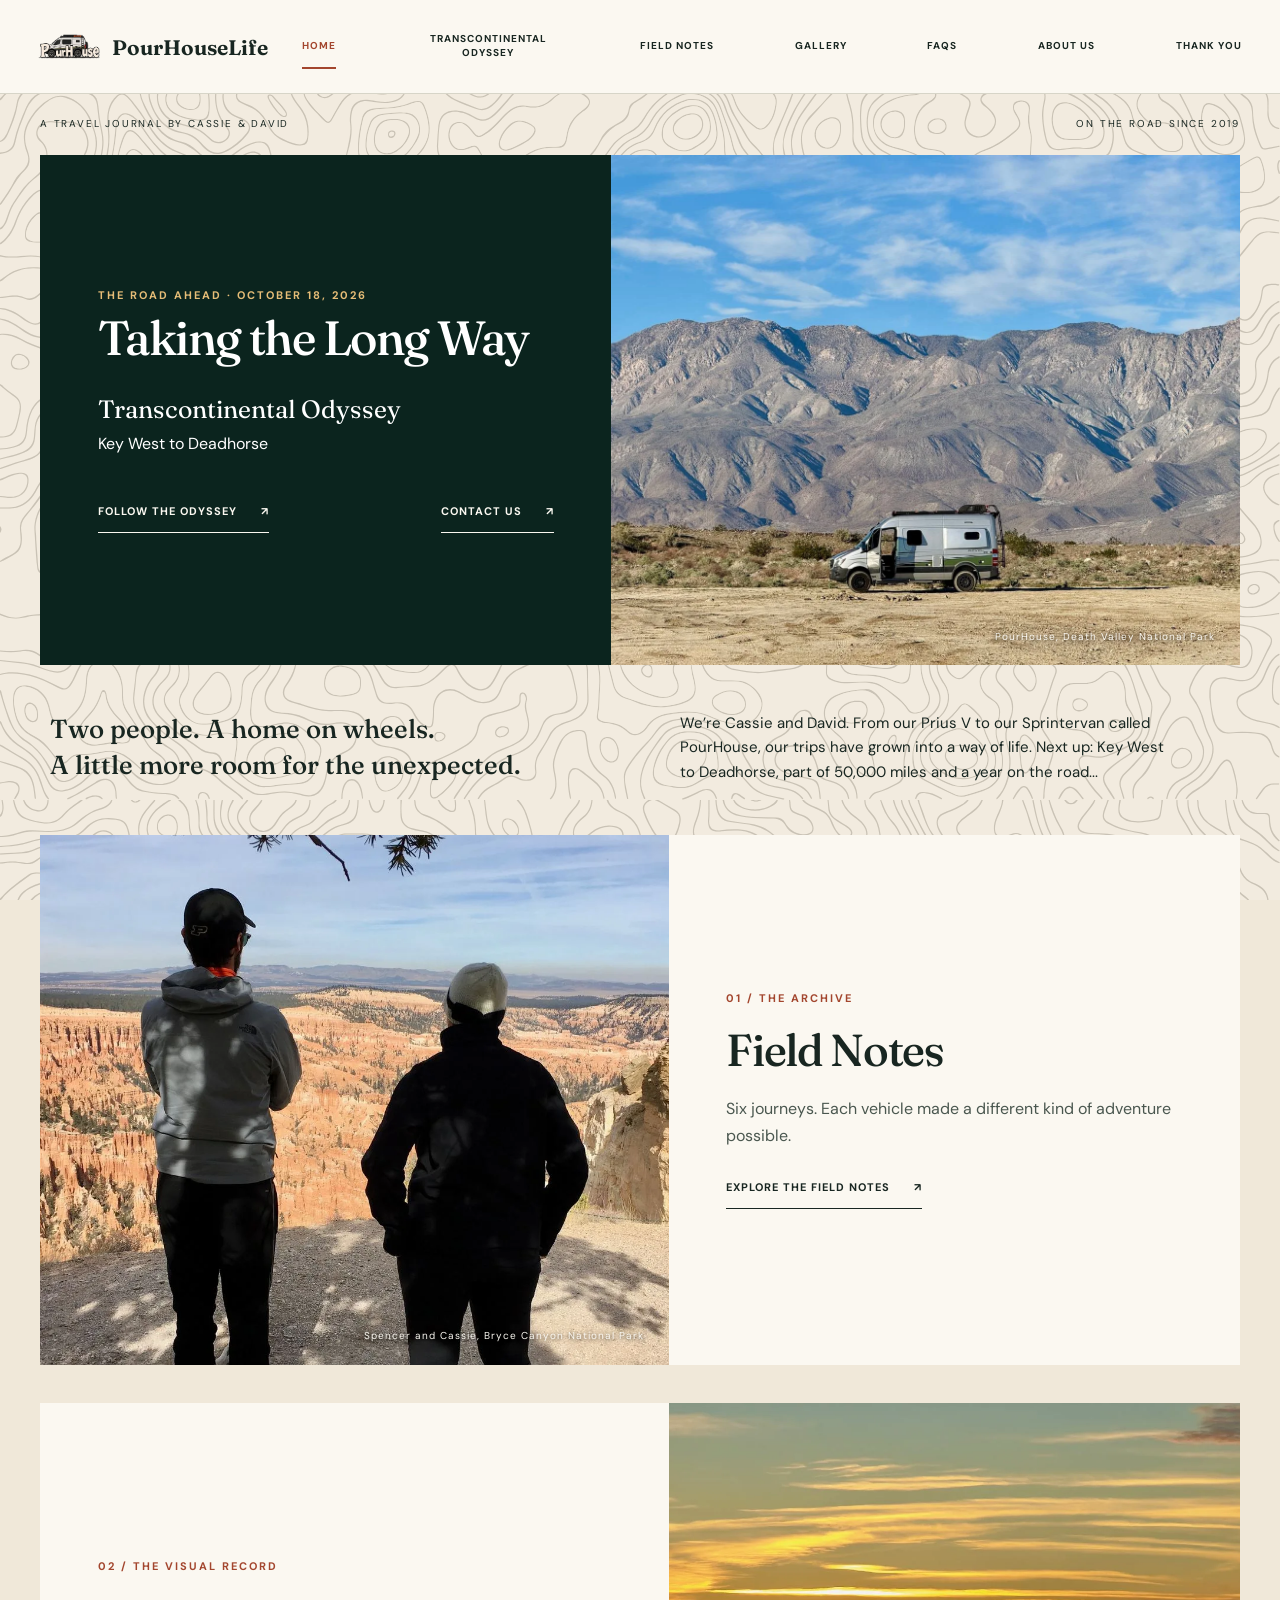
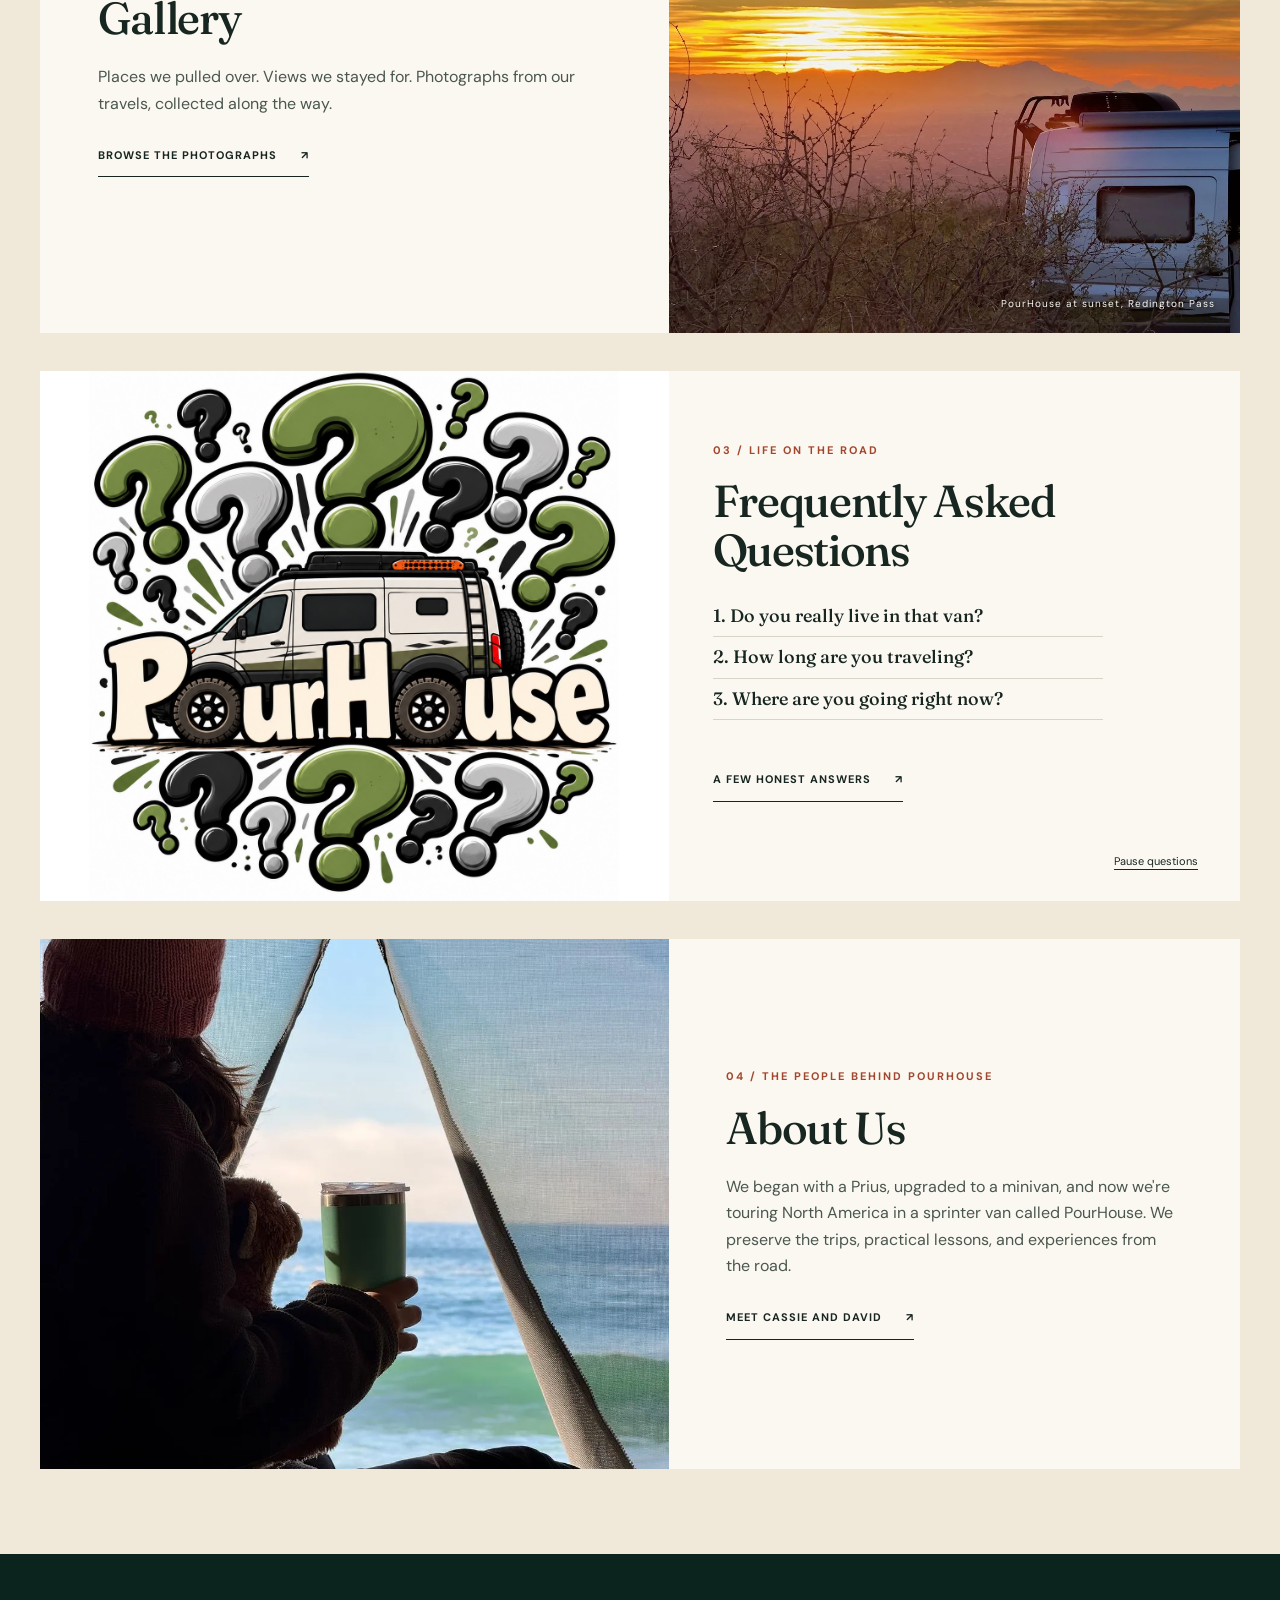
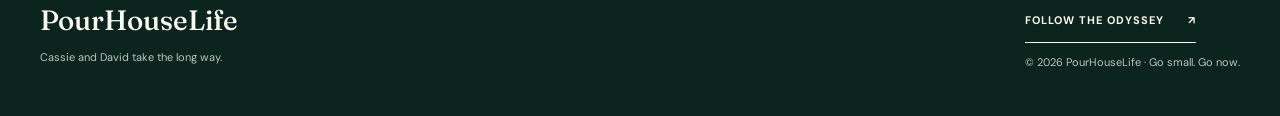
<file: index.html>
<!doctype html>
<html lang="en"><head><!-- Google tag (gtag.js) -->
<script async src="https://www.googletagmanager.com/gtag/js?id=G-HKBHVYGM0Y"></script>
<script>
  window.dataLayer = window.dataLayer || [];
  function gtag(){dataLayer.push(arguments);}
  gtag('js', new Date());

  gtag('config', 'G-HKBHVYGM0Y');
</script><meta charset="utf-8"><meta name="viewport" content="width=device-width,initial-scale=1"><title>Taking the Long Way — PourHouseLife</title><meta name="description" content="Cassie and David, six past expeditions, and the road ahead from Key West to Deadhorse."><link rel="icon" href="assets/favicon.svg"><link rel="preconnect" href="https://fonts.googleapis.com"><link rel="preconnect" href="https://fonts.gstatic.com" crossorigin><link href="https://fonts.googleapis.com/css2?family=DM+Sans:wght@400;500;600;700&family=Fraunces:opsz,wght@9..144,400;500;600;650&display=swap" rel="stylesheet"><link rel="stylesheet" href="css/site.css?v=17"><script src="js/site.js?v=3" defer></script></head>
<body><a class="skip" href="#main">Skip to content</a><header class="site-header"><a class="brand" href="index.html"><img src="assets/pourhouse-life-logo.webp" alt="" width="62" height="62"><strong>PourHouseLife</strong></a><button class="menu" aria-expanded="false" aria-controls="navigation" hidden>Menu <span aria-hidden="true">☰</span></button><nav id="navigation" aria-label="Main navigation"><a href="index.html" aria-current="page">Home</a><a href="odyssey/">Transcontinental Odyssey</a><a href="field-notes/">Field Notes</a><a href="gallery/">Gallery</a><a href="faqs/">FAQs</a><a href="about/">About Us</a><a href="support/">Thank You</a></nav></header><main id="main"><div class="shell home"><div class="edition"><span>A travel journal by Cassie &amp; David</span><span>On the road since 2019</span></div><section class="home-hero"><div class="hero-copy"><p class="eyebrow">The road ahead · October 18, 2026</p><h1>Taking the Long Way</h1><p class="hero-title">Transcontinental Odyssey</p><p>Key West to Deadhorse</p><div class="hero-links"><a class="text-link" href="odyssey/">Follow the Odyssey <span aria-hidden="true">↗</span></a><a class="text-link" href="mailto:PourHouseLife@gmail.com?subject=Follow%20the%20Odyssey">Contact Us <span aria-hidden="true">↗</span></a></div></div><div class="hero-photo"><img class="" src="assets/photos/death-valley-van.webp" alt="PourHouse beneath the desert mountains" width="1400" height="1050" fetchpriority=high decoding="async"><span class="photo-credit">PourHouse, Death Valley National Park</span></div></section><div class="opening"><p>Two people. A home on wheels.<br>A little more room for the unexpected.</p><p>We’re Cassie and David. From our Prius V to our Sprintervan called PourHouse, our trips have grown into a way of life. Next up: Key West to Deadhorse, part of 50,000 miles and a year on the road...</p></div><div class="panel-stack"><section class="feature-panel "><div class="panel-photo"><img class="" src="assets/photos/utah-2019/bryce-overlook.webp" alt="Cassie and David looking over Bryce Canyon" width="1200" height="900" loading=lazy decoding="async"><span class="photo-credit panel-caption">Spencer and Cassie, Bryce Canyon National Park</span></div><div class="panel-copy"><p class="kicker">01 / The archive</p><h2>Field Notes</h2><p>Six journeys. Each vehicle made a different kind of adventure possible.</p><a class="text-link" href="field-notes/">Explore the Field Notes <span aria-hidden="true">↗</span></a></div></section><section class="feature-panel reverse"><div class="panel-photo"><img class="" src="assets/photos/redington-pass.webp" alt="PourHouse at sunset on Redington Pass" width="1400" height="1050" loading=lazy decoding="async"><span class="photo-credit panel-caption">PourHouse at sunset, Redington Pass</span></div><div class="panel-copy"><p class="kicker">02 / The visual record</p><h2>Gallery</h2><p>Places we pulled over. Views we stayed for. Photographs from our travels, collected along the way.</p><a class="text-link" href="gallery/">Browse the photographs <span aria-hidden="true">↗</span></a></div></section><section class="faq-teaser faq-photo-card"><div class="faq-teaser-photo"><img class="" src="assets/photos/pourhouse-faq-question-marks.jpg" alt="PourHouse surrounded by green and black question marks" width="1254" height="1254" loading=lazy decoding="async"></div><div class="faq-teaser-copy"><p class="kicker">03 / Life on the road</p><h2>Frequently Asked Questions</h2><p class="faq-questions" aria-live="off"><span class="faq-question active" aria-hidden="false">1. Do you really live in that van?</span><span class="faq-question active" aria-hidden="false">2. How long are you traveling?</span><span class="faq-question active" aria-hidden="false">3. Where are you going right now?</span><span class="faq-question" aria-hidden="true">4. Do you have an actual route planned?</span><span class="faq-question" aria-hidden="true">5. How many miles will you drive?</span><span class="faq-question" aria-hidden="true">6. Why travel in a van instead of an RV?</span><span class="faq-question" aria-hidden="true">7. What kind of van is it?</span><span class="faq-question" aria-hidden="true">8. Where do you sleep?</span><span class="faq-question" aria-hidden="true">9. Do you stay in campgrounds every night?</span><span class="faq-question" aria-hidden="true">10. How do you find places to camp?</span><span class="faq-question" aria-hidden="true">11. Do you have a bathroom in the van?</span><span class="faq-question" aria-hidden="true">12. Do you have a shower?</span><span class="faq-question" aria-hidden="true">13. How do you get water?</span><span class="faq-question" aria-hidden="true">14. How do you get electricity?</span><span class="faq-question" aria-hidden="true">15. How do you get internet on the road?</span><span class="faq-question" aria-hidden="true">16. How do you do laundry?</span><span class="faq-question" aria-hidden="true">17. What do you eat?</span><span class="faq-question" aria-hidden="true">18. How do you decide where to go next?</span><span class="faq-question" aria-hidden="true">19. What’s your favorite place you’ve visited?</span><span class="faq-question" aria-hidden="true">20. What’s the best part of traveling this way?</span><span class="faq-question" aria-hidden="true">21. What’s the hardest part?</span><span class="faq-question" aria-hidden="true">22. Do you ever get tired of each other?</span><span class="faq-question" aria-hidden="true">23. Is van life cheaper than living in a house?</span><span class="faq-question" aria-hidden="true">24. Why is it called PourHouse Life?</span></p><button class="faq-rotation" type="button" hidden>Pause questions</button><a class="text-link" href="faqs/">A few honest answers <span aria-hidden="true">↗</span></a></div></section><section class="feature-panel "><div class="panel-photo"><img class="" src="assets/photos/cassie-pacific.webp" alt="Cassie looking out toward the Pacific" width="1050" height="1400" loading=lazy decoding="async"></div><div class="panel-copy"><p class="kicker">04 / The people behind PourHouse</p><h2>About Us</h2><p>We began with a Prius, upgraded to a minivan, and now we're touring North America in a sprinter van called PourHouse.  We preserve the trips, practical lessons, and experiences from the road.</p><a class="text-link" href="about/">Meet Cassie and David <span aria-hidden="true">↗</span></a></div></section></div></div></main><footer><div class="shell footer-inner"><div><a class="footer-brand" href="index.html">PourHouseLife</a><p>Cassie and David take the long way.</p></div><div><a class="text-link" href="odyssey/">Follow the Odyssey <span aria-hidden="true">↗</span></a><p>© 2026 PourHouseLife · Go small. Go now.</p></div></div></footer></body></html>
</file>
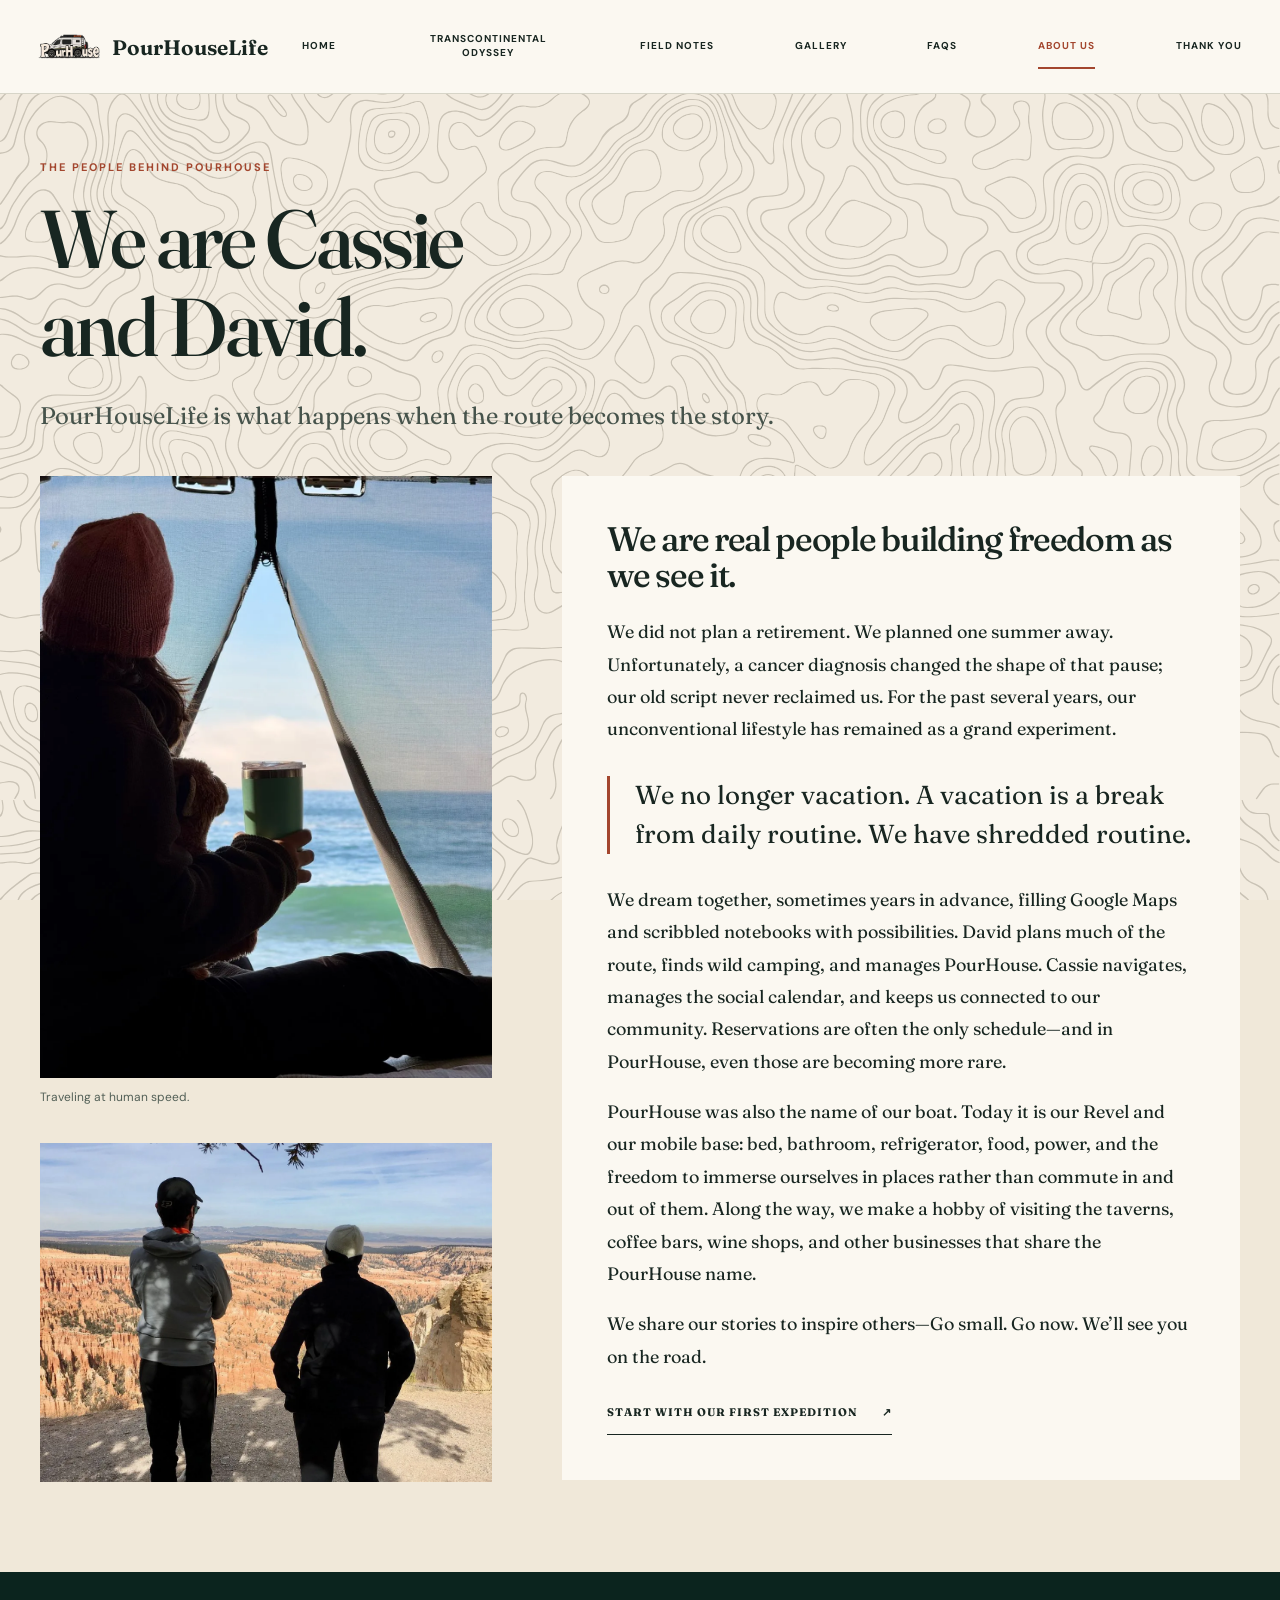
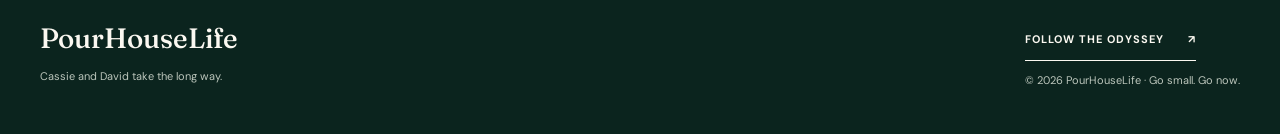
<file: about/index.html>
<!doctype html>
<html lang="en"><head><!-- Google tag (gtag.js) -->
<script async src="https://www.googletagmanager.com/gtag/js?id=G-HKBHVYGM0Y"></script>
<script>
  window.dataLayer = window.dataLayer || [];
  function gtag(){dataLayer.push(arguments);}
  gtag('js', new Date());

  gtag('config', 'G-HKBHVYGM0Y');
</script><meta charset="utf-8"><meta name="viewport" content="width=device-width,initial-scale=1"><title>About Us — PourHouseLife</title><meta name="description" content="Meet Cassie and David and the story behind PourHouseLife."><link rel="icon" href="../assets/favicon.svg"><link rel="preconnect" href="https://fonts.googleapis.com"><link rel="preconnect" href="https://fonts.gstatic.com" crossorigin><link href="https://fonts.googleapis.com/css2?family=DM+Sans:wght@400;500;600;700&family=Fraunces:opsz,wght@9..144,400;500;600;650&display=swap" rel="stylesheet"><link rel="stylesheet" href="../css/site.css?v=17"><script src="../js/site.js?v=3" defer></script></head>
<body><a class="skip" href="#main">Skip to content</a><header class="site-header"><a class="brand" href="../index.html"><img src="../assets/pourhouse-life-logo.webp" alt="" width="62" height="62"><strong>PourHouseLife</strong></a><button class="menu" aria-expanded="false" aria-controls="navigation" hidden>Menu <span aria-hidden="true">☰</span></button><nav id="navigation" aria-label="Main navigation"><a href="../index.html">Home</a><a href="../odyssey/">Transcontinental Odyssey</a><a href="../field-notes/">Field Notes</a><a href="../gallery/">Gallery</a><a href="../faqs/">FAQs</a><a href="../about/" aria-current="page">About Us</a><a href="../support/">Thank You</a></nav></header><main id="main"><header class="page-intro shell "><p class="kicker">The people behind PourHouse</p><h1>We are Cassie<br>and David.</h1><p class="intro">PourHouseLife is what happens when the route becomes the story.</p></header><div class="shell about-layout"><div><figure><img class="" src="../assets/photos/cassie-pacific.webp" alt="Cassie looking across the Pacific Ocean" width="1050" height="1400" fetchpriority=high decoding="async"><figcaption>Traveling at human speed.</figcaption></figure><figure><img class="" src="../assets/photos/utah-2019/bryce-overlook.webp" alt="Cassie and David overlooking Bryce Canyon" width="1200" height="900" loading=lazy decoding="async"></figure></div><div class="about-prose"><h2>We are real people building freedom as we see it.</h2><p>We did not plan a retirement. We planned one summer away. Unfortunately, a cancer diagnosis changed the shape of that pause; our old script never reclaimed us. For the past several years, our unconventional lifestyle has remained as a grand experiment.</p><p class="quote">We no longer vacation. A vacation is a break from daily routine. We have shredded routine.</p><p>We dream together, sometimes years in advance, filling Google Maps and scribbled notebooks with possibilities. David plans much of the route, finds wild camping, and manages PourHouse. Cassie navigates, manages the social calendar, and keeps us connected to our community. Reservations are often the only schedule—and in PourHouse, even those are becoming more rare.</p><p>PourHouse was also the name of our boat. Today it is our Revel and our mobile base: bed, bathroom, refrigerator, food, power, and the freedom to immerse ourselves in places rather than commute in and out of them. Along the way, we make a hobby of visiting the taverns, coffee bars, wine shops, and other businesses that share the PourHouse name.</p><p>We share our stories to inspire others—Go small. Go now. We’ll see you on the road.</p>
<a class="text-link" href="../field-notes/">Start with our first expedition <span aria-hidden="true">↗</span></a></div></div></main><footer><div class="shell footer-inner"><div><a class="footer-brand" href="../index.html">PourHouseLife</a><p>Cassie and David take the long way.</p></div><div><a class="text-link" href="../odyssey/">Follow the Odyssey <span aria-hidden="true">↗</span></a><p>© 2026 PourHouseLife · Go small. Go now.</p></div></div></footer></body></html>
</file>
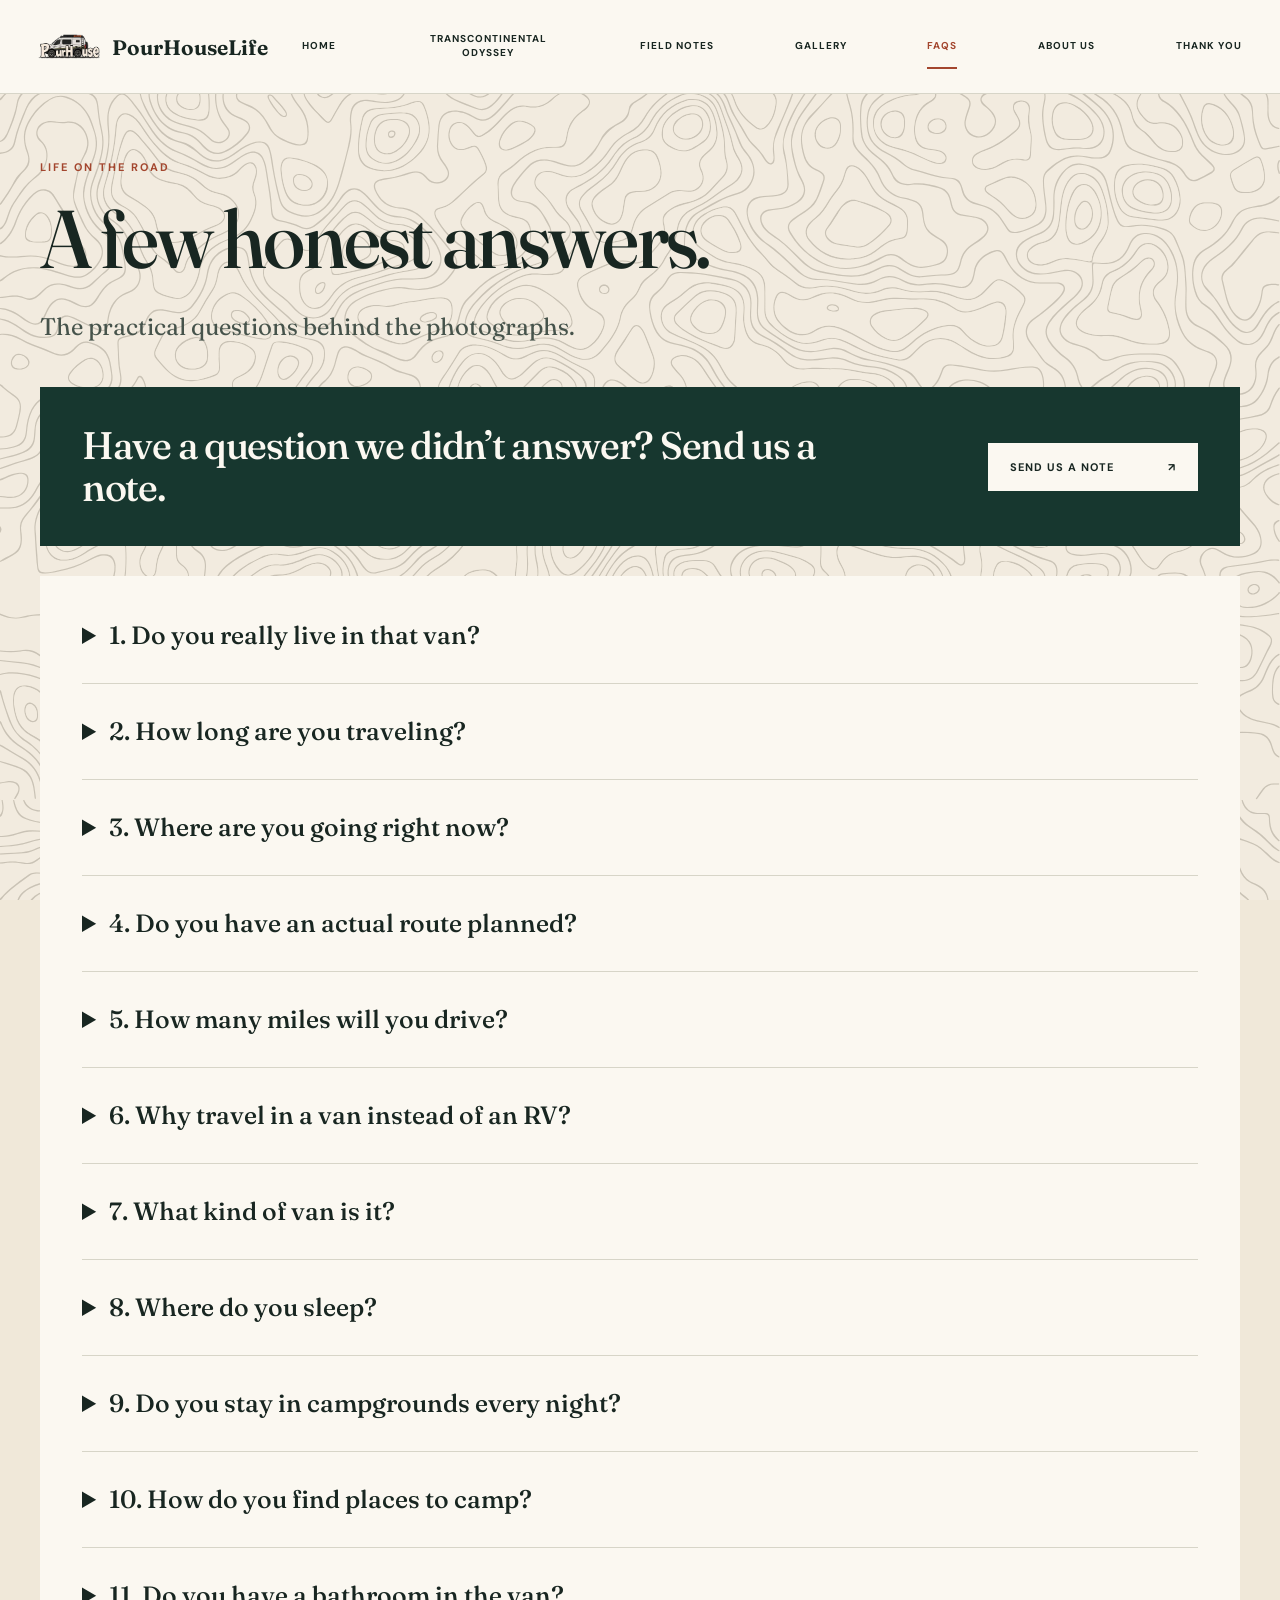
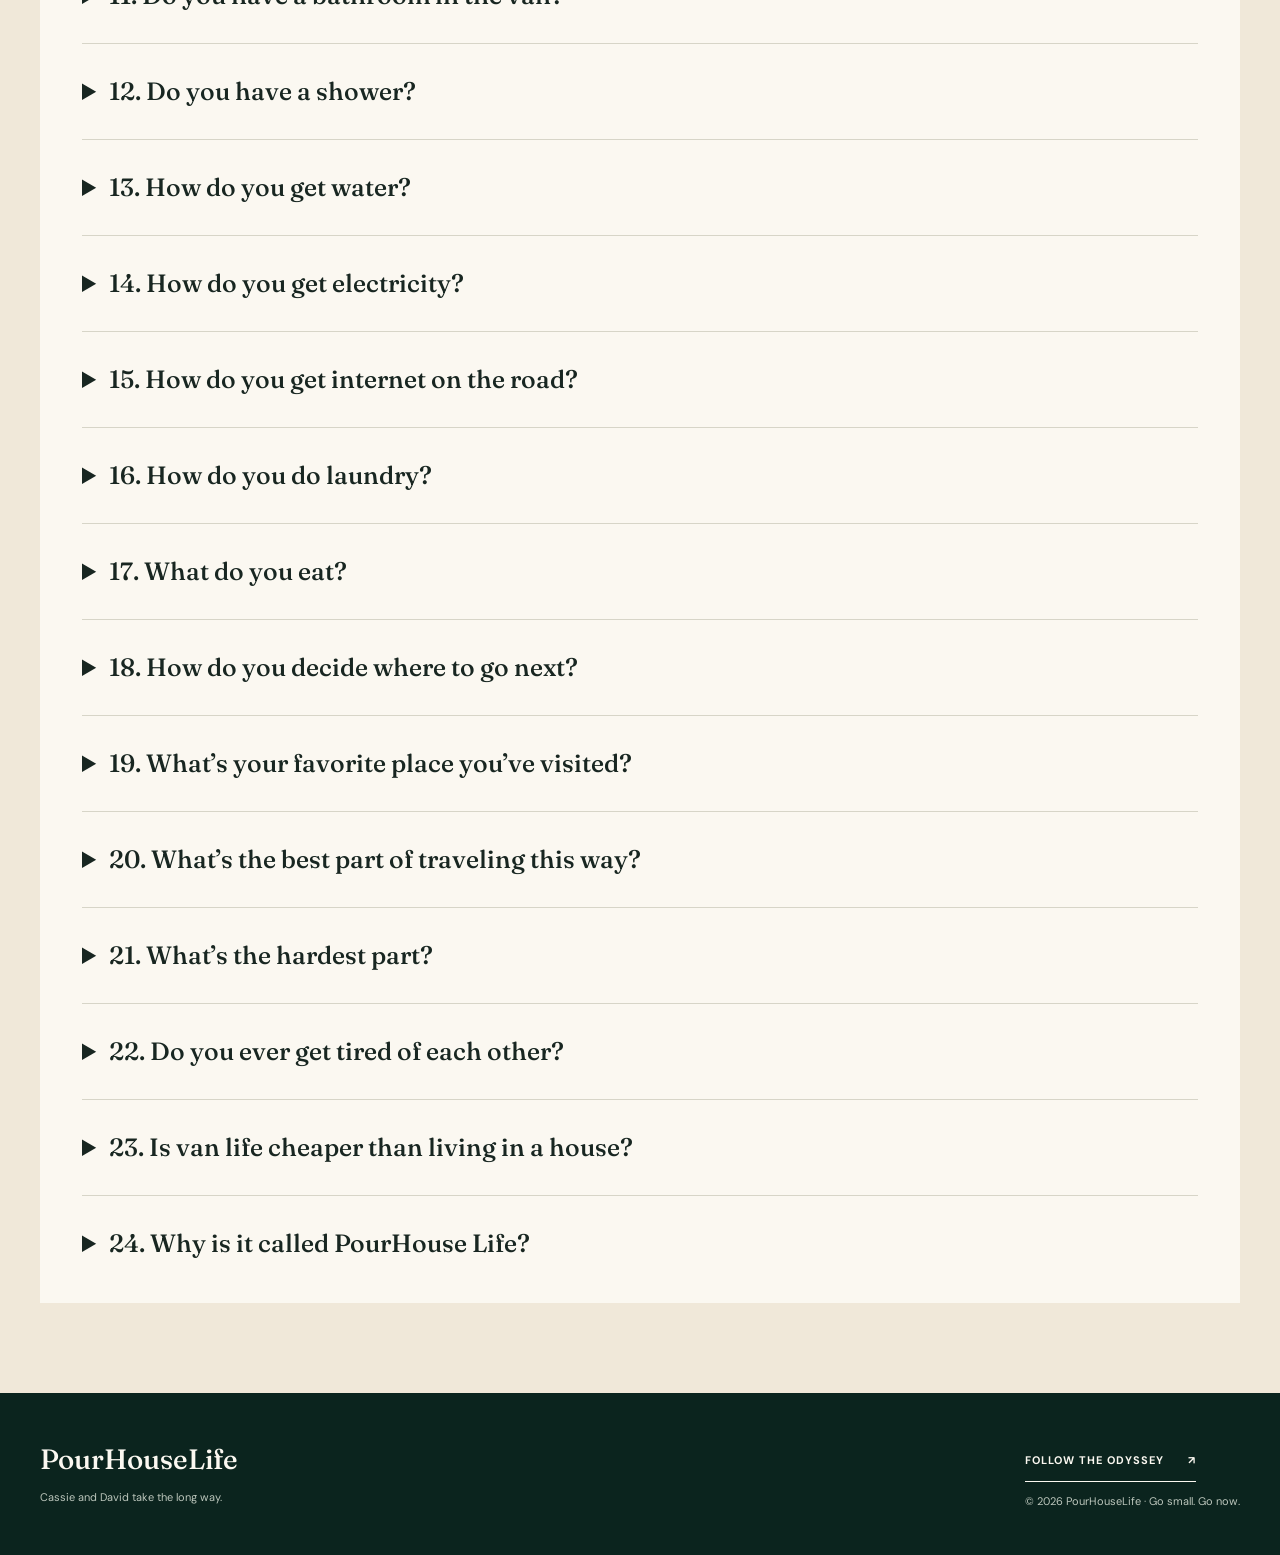
<file: faqs/index.html>
<!doctype html>
<html lang="en"><head><!-- Google tag (gtag.js) -->
<script async src="https://www.googletagmanager.com/gtag/js?id=G-HKBHVYGM0Y"></script>
<script>
  window.dataLayer = window.dataLayer || [];
  function gtag(){dataLayer.push(arguments);}
  gtag('js', new Date());

  gtag('config', 'G-HKBHVYGM0Y');
</script><meta charset="utf-8"><meta name="viewport" content="width=device-width,initial-scale=1"><title>FAQs — PourHouseLife</title><meta name="description" content="Practical answers about sleeping and daily life on the road."><link rel="icon" href="../assets/favicon.svg"><link rel="preconnect" href="https://fonts.googleapis.com"><link rel="preconnect" href="https://fonts.gstatic.com" crossorigin><link href="https://fonts.googleapis.com/css2?family=DM+Sans:wght@400;500;600;700&family=Fraunces:opsz,wght@9..144,400;500;600;650&display=swap" rel="stylesheet"><link rel="stylesheet" href="../css/site.css?v=17"><script src="../js/site.js?v=3" defer></script></head>
<body><a class="skip" href="#main">Skip to content</a><header class="site-header"><a class="brand" href="../index.html"><img src="../assets/pourhouse-life-logo.webp" alt="" width="62" height="62"><strong>PourHouseLife</strong></a><button class="menu" aria-expanded="false" aria-controls="navigation" hidden>Menu <span aria-hidden="true">☰</span></button><nav id="navigation" aria-label="Main navigation"><a href="../index.html">Home</a><a href="../odyssey/">Transcontinental Odyssey</a><a href="../field-notes/">Field Notes</a><a href="../gallery/">Gallery</a><a href="../faqs/" aria-current="page">FAQs</a><a href="../about/">About Us</a><a href="../support/">Thank You</a></nav></header><main id="main"><header class="page-intro shell "><p class="kicker">Life on the road</p><h1>A few honest answers.</h1><p class="intro">The practical questions behind the photographs.</p></header><div class="shell faq-page"><section class="faq-contact dispatch-follow"><h2>Have a question we didn’t answer? Send us a note.</h2><a class="button" href="mailto:PourHouseLife@gmail.com?subject=Question%20for%20PourHouseLife">Send Us a Note <span aria-hidden="true">↗</span></a></section><div class="faq-list"><details><summary>1. Do you really live in that van?</summary><p>Yep. It’s our bedroom, kitchen, living room, garage, office, and occasionally the source of confusion about where we put something.</p></details><details><summary>2. How long are you traveling?</summary><p>We’ve already traveled almost a year, on and off, in the Field Notes. But this trip? About a year continuously. After that, we’ll probably come up with another bad idea.</p></details><details><summary>3. Where are you going right now?</summary><p>Warsaw, Kentucky to Jenner, California. Jenner to Key West, Florida. Key West to Deadhorse, Alaska. And Deadhorse back to Jenner.</p></details><details><summary>4. Do you have an actual route planned?</summary><p>Absolutely. Several of them. They tend to become obsolete shortly after we leave.</p></details><details><summary>5. How many miles will you drive?</summary><p>We expect the Transcontinental Odyssey to last 52 weeks and about 50,000 miles.</p></details><details><summary>6. Why travel in a van instead of an RV?</summary><p>We like being small enough to get almost anywhere, but large enough to carry a refrigerator and make questionable decisions comfortably. Oh, and the 4x4 helps a lot.</p></details><details><summary>7. What kind of van is it?</summary><p>A Winnebago Revel built on a Mercedes-Benz Sprinter 4x4. Basically a tiny apartment wearing hiking boots.</p></details><details><summary>8. Where do you sleep?</summary><p>In the van. Preferably somewhere beautiful, quiet, legal, and free—in roughly that order.</p></details><details><summary>9. Do you stay in campgrounds every night?</summary><p>Nope. We love dispersed camping on public land. Sometimes we use campgrounds. Occasionally we even pay for one.</p></details><details><summary>10. How do you find places to camp?</summary><p>Maps, apps, public-land resources, recommendations, satellite imagery, road signs, and occasionally blind optimism.</p></details><details><summary>11. Do you have a bathroom in the van?</summary><p>Yes. This question usually comes surprisingly early in conversations.</p></details><details><summary>12. Do you have a shower?</summary><p>Yep. We also have rivers, lakes, campground showers and an evolving definition of “clean.”</p></details><details><summary>13. How do you get water?</summary><p>Campgrounds, parks, RV fills, friends, businesses and other legitimate sources. Water becomes much more interesting when you have to carry all of it.</p></details><details><summary>14. How do you get electricity?</summary><p>Batteries, solar, and occasionally shore power. The house systems are remarkably efficient, and generally the solar gets the work done.</p></details><details><summary>15. How do you get internet on the road?</summary><p>Cellular service when we can get it and Starlink when we can’t. There are very few places left where David can successfully claim he “couldn’t get the email.”</p></details><details><summary>16. How do you do laundry?</summary><p>Usually campgrounds, occasionally laundromats, and whenever possible, a friend’s house. Good friends have washers and dryers.</p></details><details><summary>17. What do you eat?</summary><p>Surprisingly normal food. We cook in the van, eat locally when something looks interesting, and have learned that almost anything tastes better after being outside all day.</p></details><details><summary>18. How do you decide where to go next?</summary><p>Weather, scenery, wildlife, national parks, recommendations and whatever catches our attention. The itinerary gets a vote, but not a veto.</p></details><details><summary>19. What’s your favorite place you’ve visited?</summary><p>We have a few favorites, but we’re hoping the list keeps changing. In fact, if we come home from Alaska with the same favorites we left with, we probably did something wrong.</p></details><details><summary>20. What’s the best part of traveling this way?</summary><p>Waking up every day with your best friend, knowing you don’t have to leave—and when you do, it’s because another adventure is waiting.</p></details><details><summary>21. What’s the hardest part?</summary><p>Once we’re rolling and find our groove, life on the road is surprisingly easy. The hardest part may be deciding which adventure comes next. Of course, Mother Nature gets a vote—and occasionally, so does the van.</p></details><details><summary>22. Do you ever get tired of each other?</summary><p>Of course not. Next question.</p></details><details><summary>23. Is van life cheaper than living in a house?</summary><p>It can be. Then you add diesel, restaurants, national parks, repairs, gear and the occasional “we may never be here again” purchase.</p></details><details><summary>24. Why is it called PourHouse Life?</summary><p>Because the name followed us from our old life into this one. The house got smaller. The life got bigger.</p></details></div></div></main><footer><div class="shell footer-inner"><div><a class="footer-brand" href="../index.html">PourHouseLife</a><p>Cassie and David take the long way.</p></div><div><a class="text-link" href="../odyssey/">Follow the Odyssey <span aria-hidden="true">↗</span></a><p>© 2026 PourHouseLife · Go small. Go now.</p></div></div></footer></body></html>
</file>
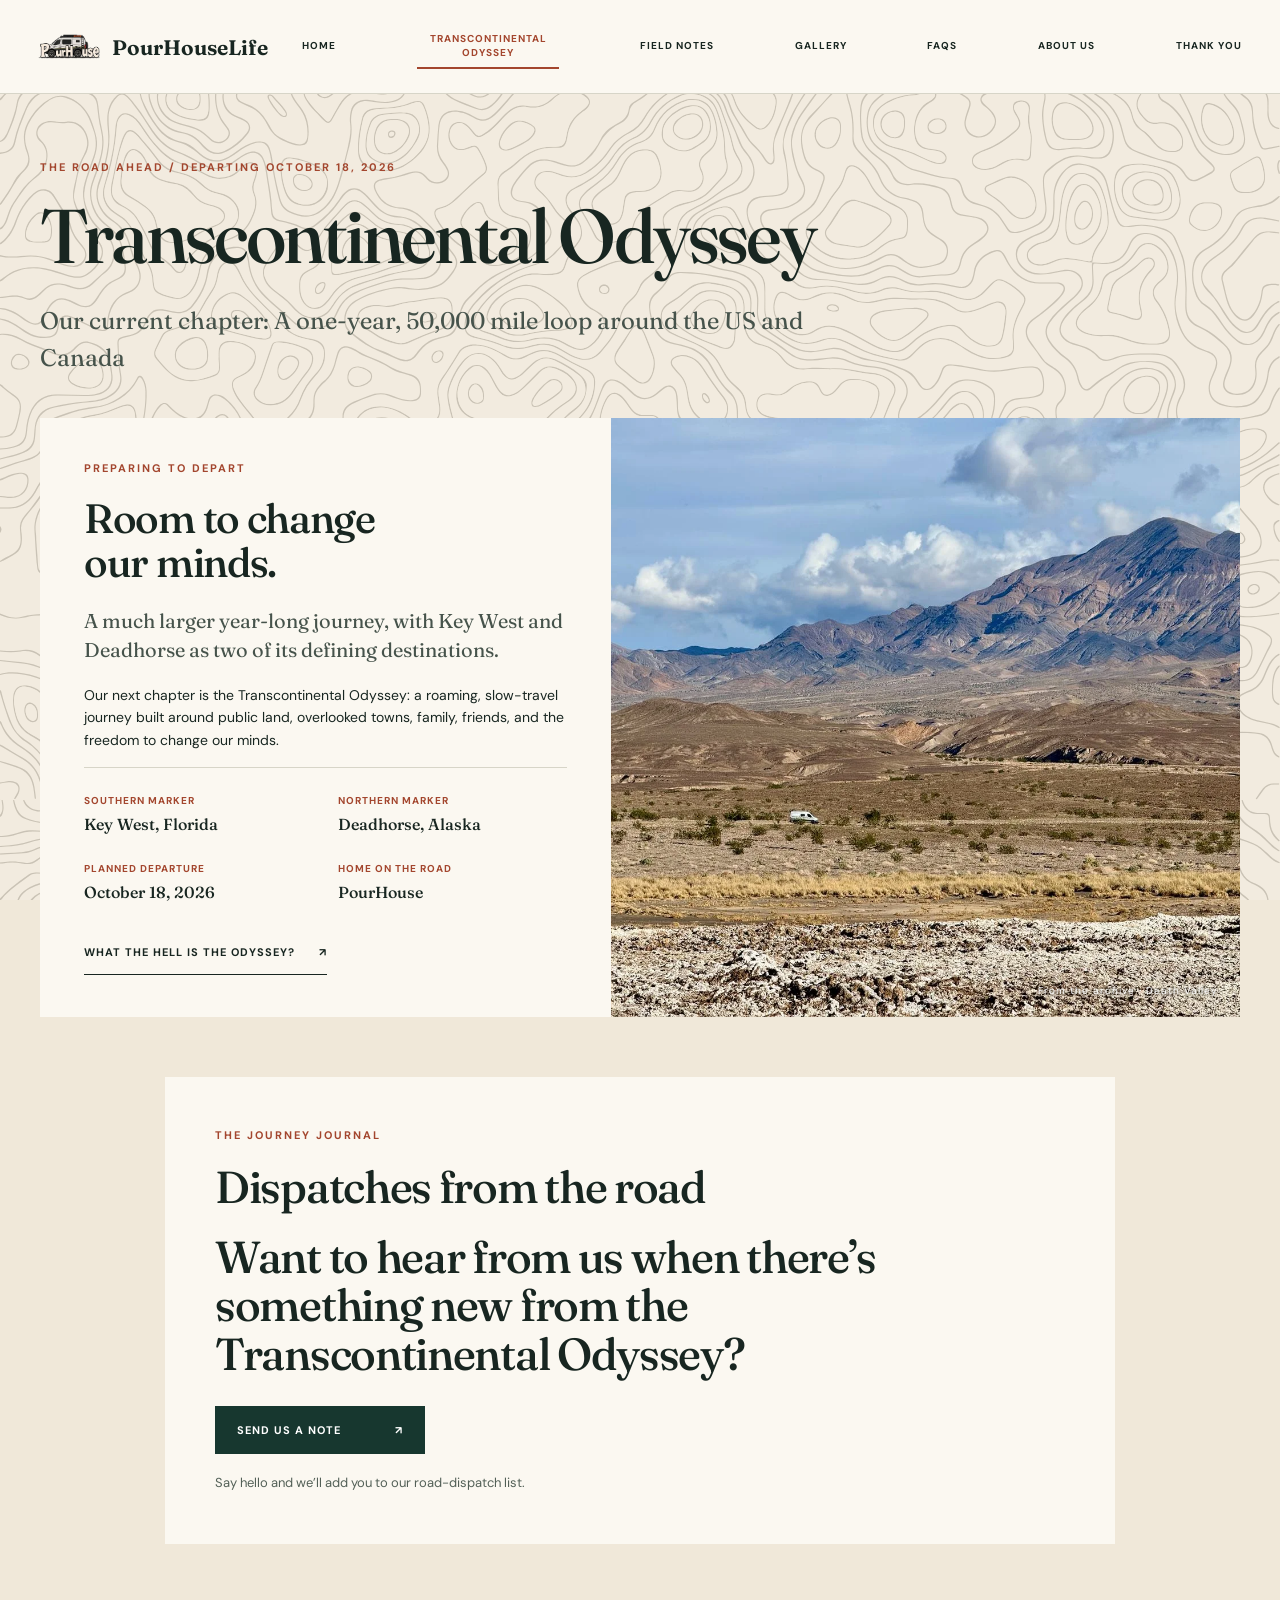
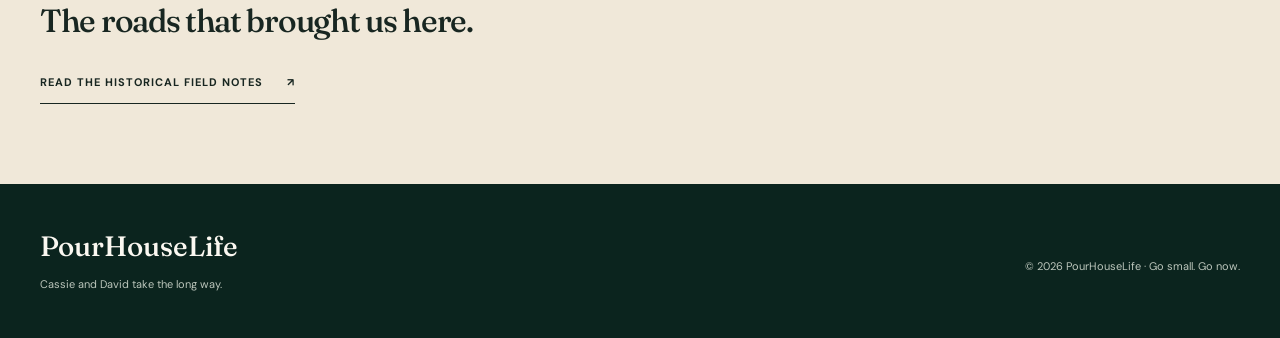
<file: odyssey/index.html>
<!doctype html>
<html lang="en"><head><!-- Google tag (gtag.js) -->
<script async src="https://www.googletagmanager.com/gtag/js?id=G-HKBHVYGM0Y"></script>
<script>
  window.dataLayer = window.dataLayer || [];
  function gtag(){dataLayer.push(arguments);}
  gtag('js', new Date());

  gtag('config', 'G-HKBHVYGM0Y');
</script><meta charset="utf-8"><meta name="viewport" content="width=device-width,initial-scale=1"><title>Transcontinental Odyssey — PourHouseLife</title><meta name="description" content="The upcoming Transcontinental Odyssey: Key West to Deadhorse, departing October 18, 2026."><link rel="icon" href="../assets/favicon.svg"><link rel="preconnect" href="https://fonts.googleapis.com"><link rel="preconnect" href="https://fonts.gstatic.com" crossorigin><link href="https://fonts.googleapis.com/css2?family=DM+Sans:wght@400;500;600;700&family=Fraunces:opsz,wght@9..144,400;500;600;650&display=swap" rel="stylesheet"><link rel="stylesheet" href="../css/site.css?v=17"><script src="../js/site.js?v=3" defer></script></head>
<body><a class="skip" href="#main">Skip to content</a><header class="site-header"><a class="brand" href="../index.html"><img src="../assets/pourhouse-life-logo.webp" alt="" width="62" height="62"><strong>PourHouseLife</strong></a><button class="menu" aria-expanded="false" aria-controls="navigation" hidden>Menu <span aria-hidden="true">☰</span></button><nav id="navigation" aria-label="Main navigation"><a href="../index.html">Home</a><a href="../odyssey/" aria-current="page">Transcontinental Odyssey</a><a href="../field-notes/">Field Notes</a><a href="../gallery/">Gallery</a><a href="../faqs/">FAQs</a><a href="../about/">About Us</a><a href="../support/">Thank You</a></nav></header><main id="main"><header class="page-intro shell odyssey-intro"><p class="kicker">The road ahead / Departing October 18, 2026</p><h1>Transcontinental Odyssey</h1><p class="intro">Our current chapter: A one-year, 50,000 mile loop around the US and Canada</p></header><div class="shell"><section class="odyssey-overview"><div class="odyssey-overview-copy"><p class="kicker">Preparing to depart</p><h2>Room to change<br>our minds.</h2><p class="intro">A much larger year-long journey, with Key West and Deadhorse as two of its defining destinations.</p><p>Our next chapter is the Transcontinental Odyssey: a roaming, slow-travel journey built around public land, overlooked towns, family, friends, and the freedom to change our minds.</p><dl class="route-facts"><div><dt>Southern marker</dt><dd>Key West, Florida</dd></div><div><dt>Northern marker</dt><dd>Deadhorse, Alaska</dd></div><div><dt>Planned departure</dt><dd>October 18, 2026</dd></div><div><dt>Home on the road</dt><dd>PourHouse</dd></div></dl><p class="odyssey-explainer-link"><a class="text-link" href="what-the-hell-is-the-odyssey.html">What the Hell Is the Odyssey? <span aria-hidden="true">↗</span></a></p></div><figure class="odyssey-overview-photo"><img class="" src="../assets/photos/death-valley-wide.webp" alt="PourHouse crossing the vast landscape of Death Valley" width="1400" height="1050" fetchpriority=high decoding="async"><figcaption>From the archive · Death Valley</figcaption></figure></section><section id="dispatches" class="dispatches"><p class="kicker">The journey journal</p><h2>Dispatches from the road</h2><div class="dispatch-follow"><h2>Want to hear from us when there’s something new from the Transcontinental Odyssey?</h2><a class="button" href="mailto:PourHouseLife@gmail.com?subject=Follow%20the%20Odyssey">Send Us a Note <span aria-hidden="true">↗</span></a><p>Say hello and we’ll add you to our road-dispatch list.</p></div></section><section class="simple-callout"><h2>The roads that brought us here.</h2><a class="text-link" href="../field-notes/">Read the historical Field Notes <span aria-hidden="true">↗</span></a></section></div></main><footer><div class="shell footer-inner"><div><a class="footer-brand" href="../index.html">PourHouseLife</a><p>Cassie and David take the long way.</p></div><div><p>© 2026 PourHouseLife · Go small. Go now.</p></div></div></footer></body></html>
</file>
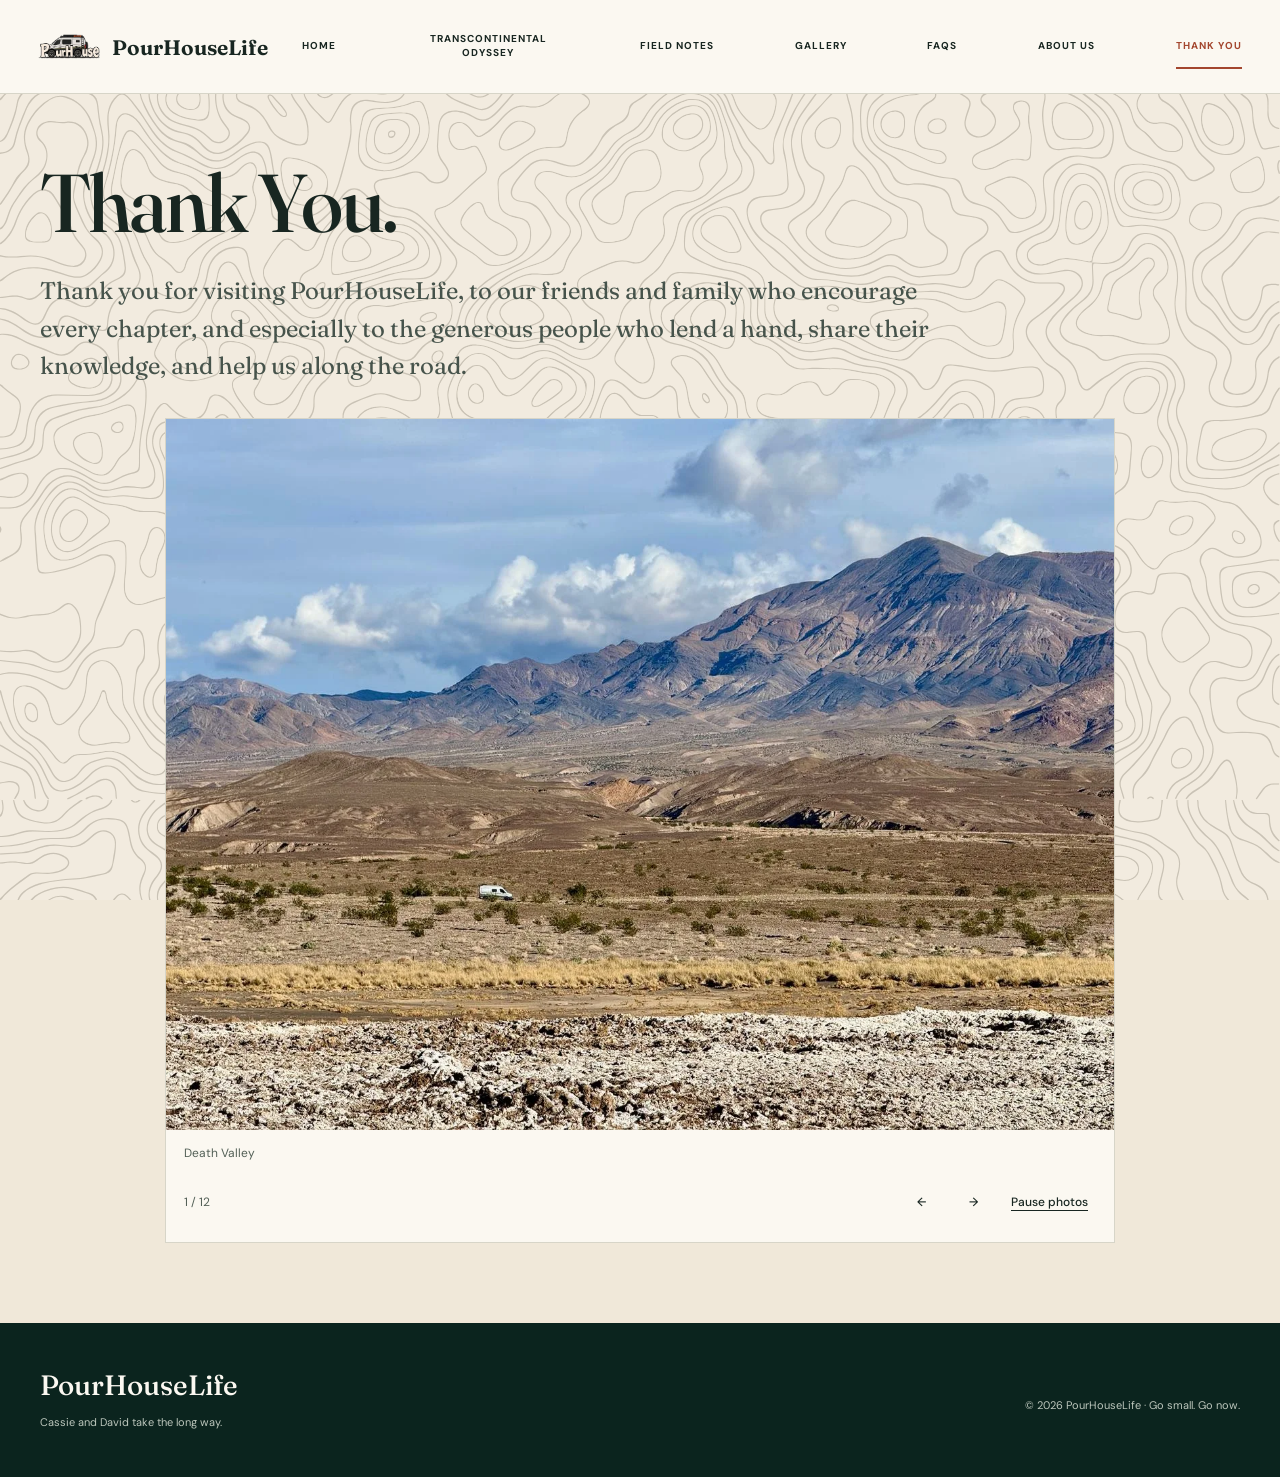
<file: support/index.html>
<!doctype html>
<html lang="en"><head><!-- Google tag (gtag.js) -->
<script async src="https://www.googletagmanager.com/gtag/js?id=G-HKBHVYGM0Y"></script>
<script>
  window.dataLayer = window.dataLayer || [];
  function gtag(){dataLayer.push(arguments);}
  gtag('js', new Date());

  gtag('config', 'G-HKBHVYGM0Y');
</script><meta charset="utf-8"><meta name="viewport" content="width=device-width,initial-scale=1"><title>Thank You — PourHouseLife</title><meta name="description" content="Thank you to everyone who follows and supports PourHouseLife."><link rel="icon" href="../assets/favicon.svg"><link rel="preconnect" href="https://fonts.googleapis.com"><link rel="preconnect" href="https://fonts.gstatic.com" crossorigin><link href="https://fonts.googleapis.com/css2?family=DM+Sans:wght@400;500;600;700&family=Fraunces:opsz,wght@9..144,400;500;600;650&display=swap" rel="stylesheet"><link rel="stylesheet" href="../css/site.css?v=17"><link rel="stylesheet" href="../css/field-notes.css?v=5"><script src="../js/site.js?v=3" defer></script><script src="../js/field-notes.js?v=3" defer></script></head>
<body><a class="skip" href="#main">Skip to content</a><header class="site-header"><a class="brand" href="../index.html"><img src="../assets/pourhouse-life-logo.webp" alt="" width="62" height="62"><strong>PourHouseLife</strong></a><button class="menu" aria-expanded="false" aria-controls="navigation" hidden>Menu <span aria-hidden="true">☰</span></button><nav id="navigation" aria-label="Main navigation"><a href="../index.html">Home</a><a href="../odyssey/">Transcontinental Odyssey</a><a href="../field-notes/">Field Notes</a><a href="../gallery/">Gallery</a><a href="../faqs/">FAQs</a><a href="../about/">About Us</a><a href="../support/" aria-current="page">Thank You</a></nav></header><main id="main"><header class="page-intro shell thank-you-intro"><h1>Thank You.</h1><p class="intro">Thank you for visiting PourHouseLife, to our friends and family who encourage every chapter, and especially to the generous people who lend a hand, share their knowledge, and help us along the road.</p></header><div class="shell thank-you-content"><figure class="photo-frame thank-you-player" data-photo-frame data-start="0" aria-label="Photographs from the PourHouseLife gallery"><div class="frame-image" style="--frame-bg:url('../assets/photos/death-valley-wide.webp')"><img class="" src="../assets/photos/death-valley-wide.webp" alt="Death Valley" width="1400" height="1050" fetchpriority=high decoding="async"></div><figcaption><span class="frame-caption">Death Valley</span><div class="frame-controls" hidden><span class="frame-count">1 / 12</span><button type="button" data-previous aria-label="Previous photograph">←</button><button type="button" data-next aria-label="Next photograph">→</button><button type="button" data-pause>Pause photos</button></div></figcaption></figure></div><script type="application/json" id="expedition-photos">[{"src": "death-valley-wide.webp", "alt": "Death Valley", "caption": "Death Valley"}, {"src": "utah-2019/delicate-arch.webp", "alt": "Delicate Arch", "caption": "Delicate Arch"}, {"src": "northwest-hotlap/seaside-bubbles.webp", "alt": "Sunset on the Oregon coast", "caption": "Sunset on the Oregon coast"}, {"src": "bisti-badlands.webp", "alt": "Bisti Badlands", "caption": "Bisti Badlands"}, {"src": "highway-1-camp.webp", "alt": "A stop along Highway 1", "caption": "A stop along Highway 1"}, {"src": "east-side-passage.webp", "alt": "On a mountain road", "caption": "On a mountain road"}, {"src": "redington-pass.webp", "alt": "Redington Pass", "caption": "Redington Pass"}, {"src": "utah-2019/bryce-overlook.webp", "alt": "Bryce Canyon", "caption": "Bryce Canyon"}, {"src": "northwest-hotlap/crater-lake-dusk.webp", "alt": "Crater Lake at dusk", "caption": "Crater Lake at dusk"}, {"src": "minivan-bed.webp", "alt": "A bed on board Ivan", "caption": "A bed on board Ivan"}, {"src": "rodeo-drive.webp", "alt": "Ivan on Rodeo Drive", "caption": "Ivan on Rodeo Drive"}, {"src": "echo-canyon.webp", "alt": "Exploring a desert canyon", "caption": "Exploring a desert canyon"}]</script></main><footer><div class="shell footer-inner"><div><a class="footer-brand" href="../index.html">PourHouseLife</a><p>Cassie and David take the long way.</p></div><div><p>© 2026 PourHouseLife · Go small. Go now.</p></div></div></footer></body></html>
</file>
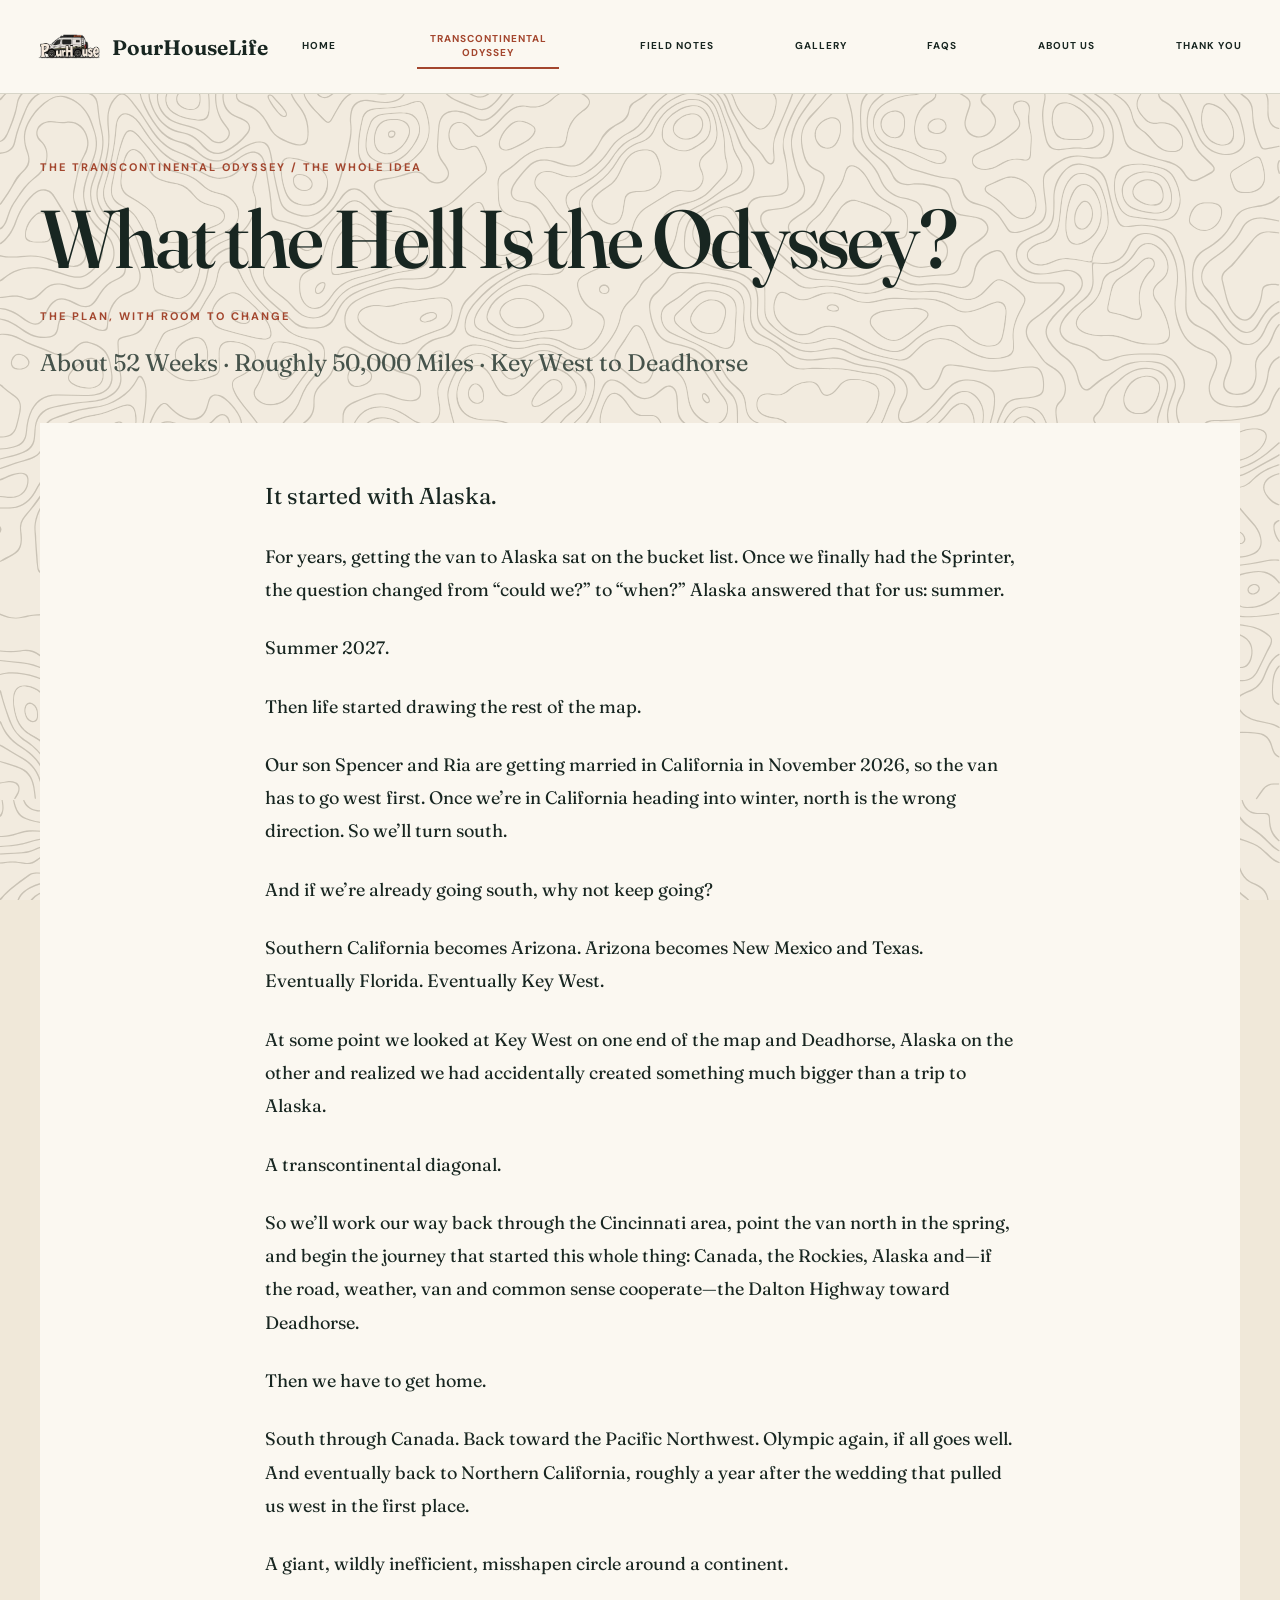
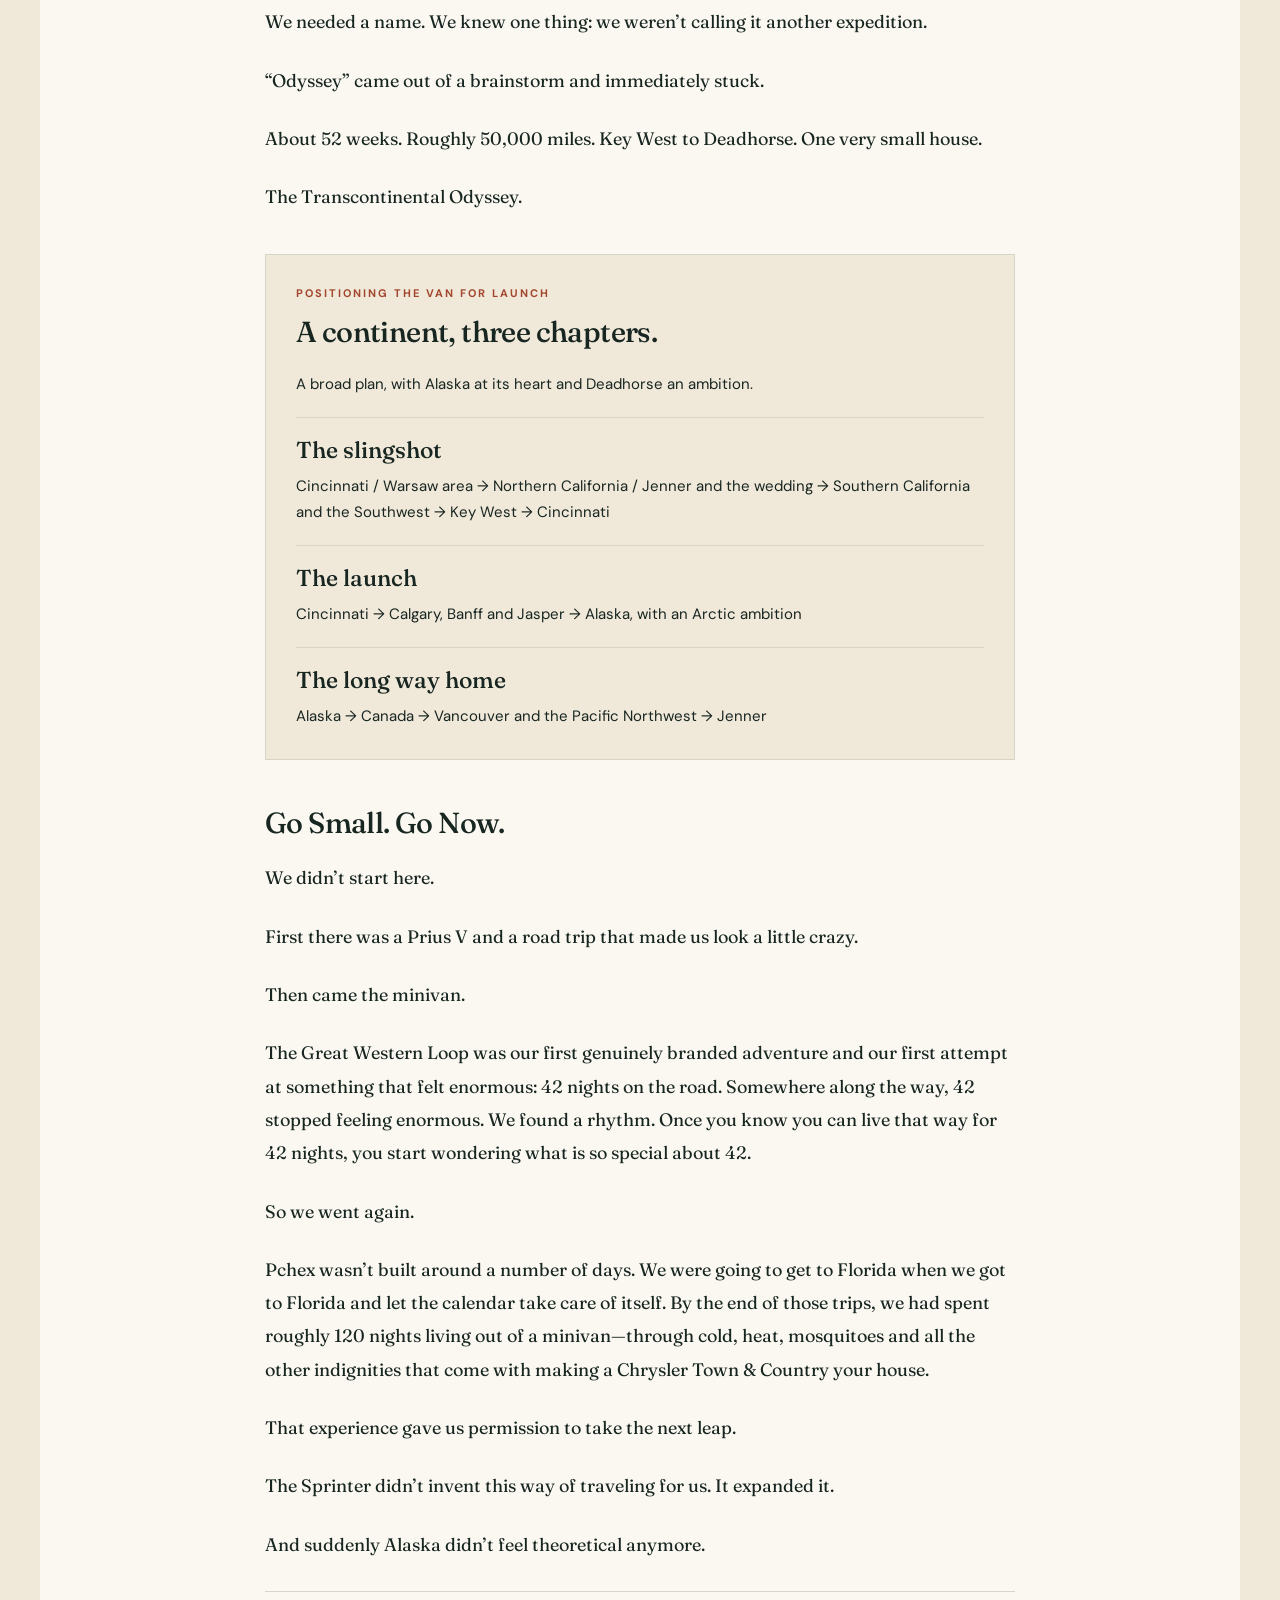
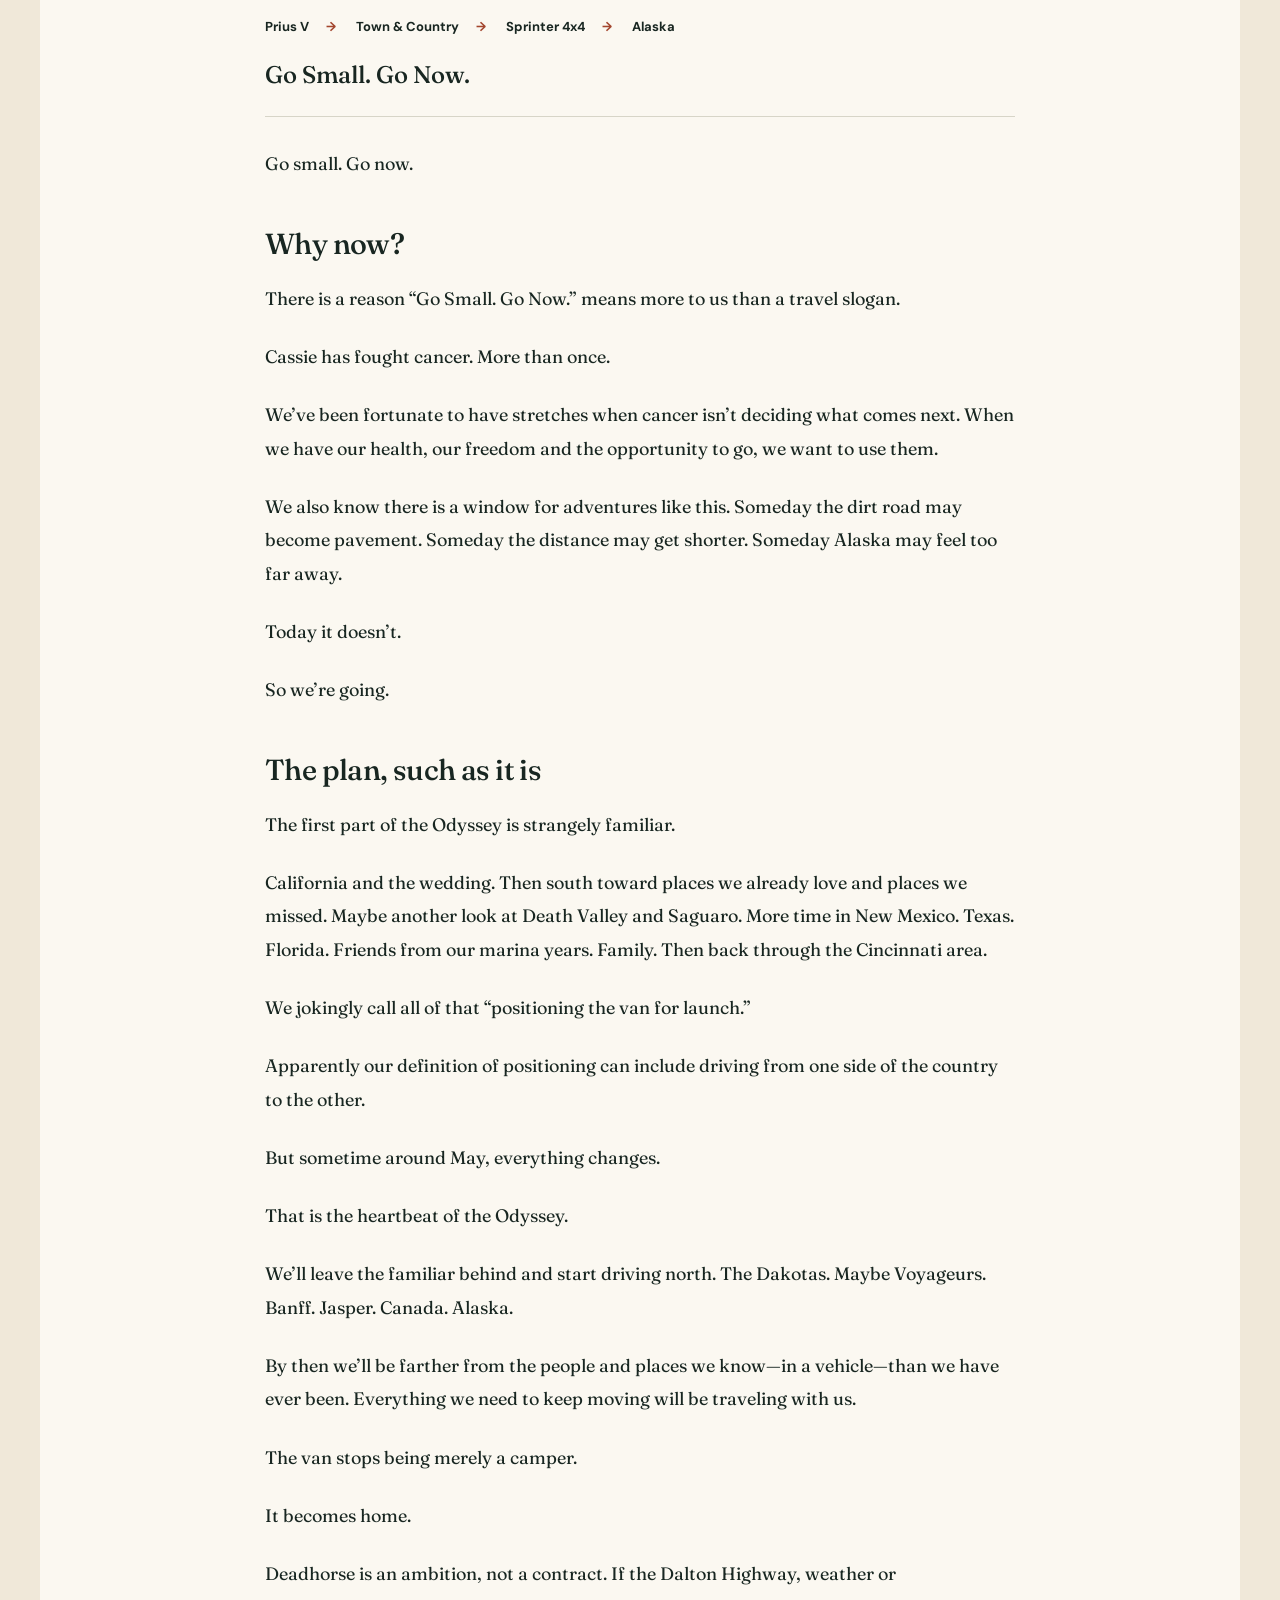
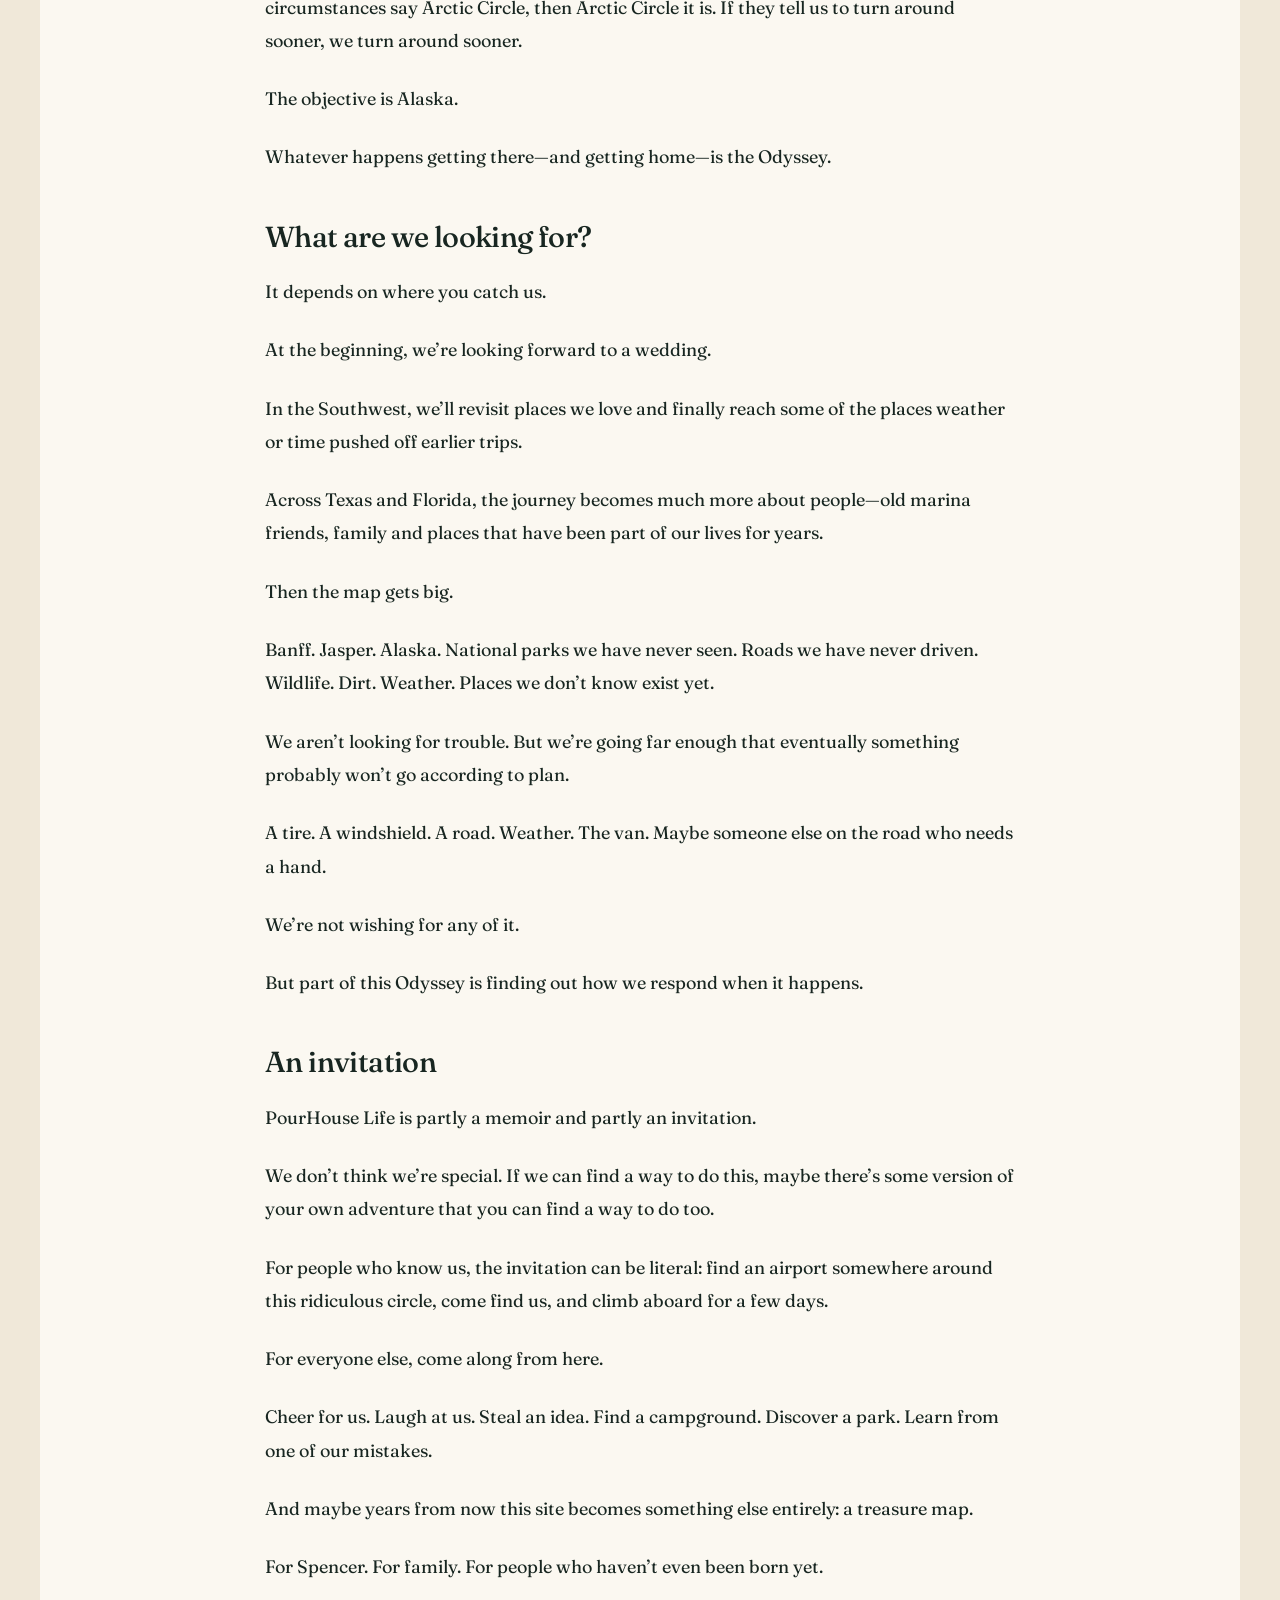
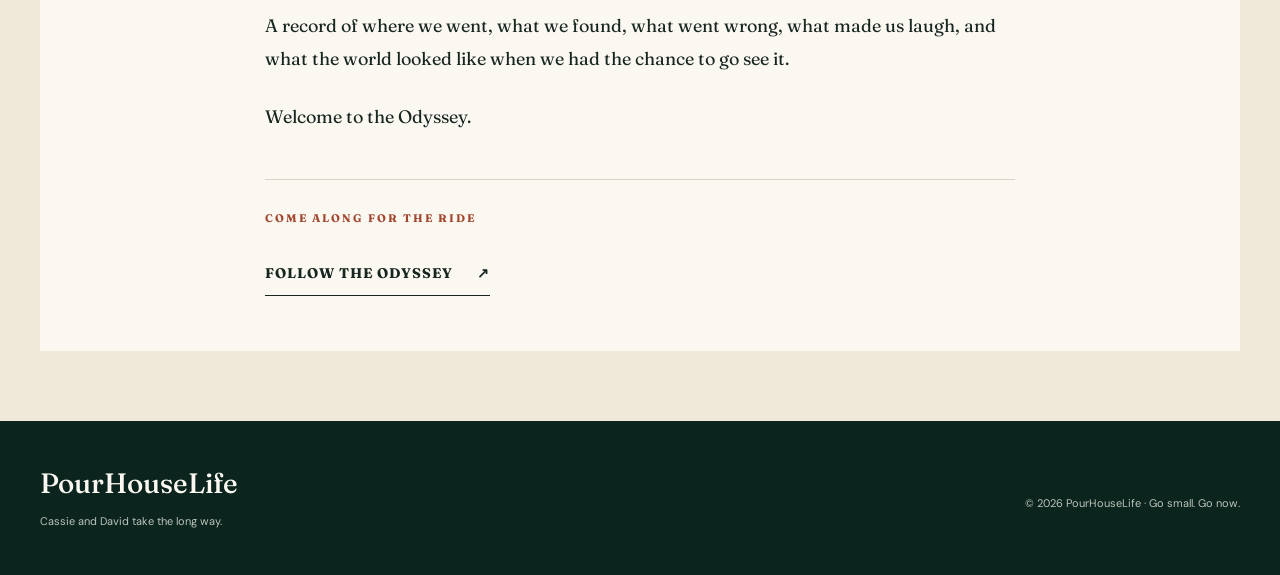
<file: odyssey/what-the-hell-is-the-odyssey.html>
<!doctype html>
<html lang="en"><head><!-- Google tag (gtag.js) -->
<script async src="https://www.googletagmanager.com/gtag/js?id=G-HKBHVYGM0Y"></script>
<script>
  window.dataLayer = window.dataLayer || [];
  function gtag(){dataLayer.push(arguments);}
  gtag('js', new Date());

  gtag('config', 'G-HKBHVYGM0Y');
</script><meta charset="utf-8"><meta name="viewport" content="width=device-width,initial-scale=1"><title>What the Hell Is the Odyssey? — PourHouseLife</title><meta name="description" content="How Alaska became a year-long Transcontinental Odyssey. Go Small. Go Now."><link rel="icon" href="../assets/favicon.svg"><link rel="preconnect" href="https://fonts.googleapis.com"><link rel="preconnect" href="https://fonts.gstatic.com" crossorigin><link href="https://fonts.googleapis.com/css2?family=DM+Sans:wght@400;500;600;700&family=Fraunces:opsz,wght@9..144,400;500;600;650&display=swap" rel="stylesheet"><link rel="stylesheet" href="../css/site.css?v=17"><link rel="stylesheet" href="../css/field-notes.css?v=5"><script src="../js/site.js?v=3" defer></script><script src="../js/field-notes.js?v=3" defer></script><link rel="stylesheet" href="../css/launch-build.css?v=2"></head>
<body><a class="skip" href="#main">Skip to content</a><header class="site-header"><a class="brand" href="../index.html"><img src="../assets/pourhouse-life-logo.webp" alt="" width="62" height="62"><strong>PourHouseLife</strong></a><button class="menu" aria-expanded="false" aria-controls="navigation" hidden>Menu <span aria-hidden="true">☰</span></button><nav id="navigation" aria-label="Main navigation"><a href="../index.html">Home</a><a href="../odyssey/" aria-current="page">Transcontinental Odyssey</a><a href="../field-notes/">Field Notes</a><a href="../gallery/">Gallery</a><a href="../faqs/">FAQs</a><a href="../about/">About Us</a><a href="../support/">Thank You</a></nav></header><main id="main"><header class="page-intro shell"><p class="kicker">The Transcontinental Odyssey / The whole idea</p><h1>What the Hell Is the Odyssey?</h1><p class="kicker">The plan, with room to change</p><p class="intro">About 52 Weeks · Roughly 50,000 Miles · Key West to Deadhorse</p></header><article class="shell odyssey-explainer"><div class="prose"><p class="lead">It started with Alaska.</p><p>For years, getting the van to Alaska sat on the bucket list. Once we finally had the Sprinter, the question changed from “could we?” to “when?” Alaska answered that for us: summer.</p><p>Summer 2027.</p><p>Then life started drawing the rest of the map.</p><p>Our son Spencer and Ria are getting married in California in November 2026, so the van has to go west first. Once we’re in California heading into winter, north is the wrong direction. So we’ll turn south.</p><p>And if we’re already going south, why not keep going?</p><p>Southern California becomes Arizona. Arizona becomes New Mexico and Texas. Eventually Florida. Eventually Key West.</p><p>At some point we looked at Key West on one end of the map and Deadhorse, Alaska on the other and realized we had accidentally created something much bigger than a trip to Alaska.</p><p>A transcontinental diagonal.</p><p>So we’ll work our way back through the Cincinnati area, point the van north in the spring, and begin the journey that started this whole thing: Canada, the Rockies, Alaska and—if the road, weather, van and common sense cooperate—the Dalton Highway toward Deadhorse.</p><p>Then we have to get home.</p><p>South through Canada. Back toward the Pacific Northwest. Olympic again, if all goes well. And eventually back to Northern California, roughly a year after the wedding that pulled us west in the first place.</p><p>A giant, wildly inefficient, misshapen circle around a continent.</p><p>We needed a name. We knew one thing: we weren’t calling it another expedition.</p><p>“Odyssey” came out of a brainstorm and immediately stuck.</p><p>About 52 weeks. Roughly 50,000 miles. Key West to Deadhorse. One very small house.</p><p>The Transcontinental Odyssey.</p><aside class="odyssey-route" aria-label="Broad planned route"><p class="kicker">Positioning the Van for Launch</p><h2>A continent, three chapters.</h2><p>A broad plan, with Alaska at its heart and Deadhorse an ambition.</p><ol><li><h3>The slingshot</h3><p>Cincinnati / Warsaw area → Northern California / Jenner and the wedding → Southern California and the Southwest → Key West → Cincinnati</p></li><li><h3>The launch</h3><p>Cincinnati → Calgary, Banff and Jasper → Alaska, with an Arctic ambition</p></li><li><h3>The long way home</h3><p>Alaska → Canada → Vancouver and the Pacific Northwest → Jenner</p></li></ol></aside><h2>Go Small. Go Now.</h2><p>We didn’t start here.</p><p>First there was a Prius V and a road trip that made us look a little crazy.</p><p>Then came the minivan.</p><p>The Great Western Loop was our first genuinely branded adventure and our first attempt at something that felt enormous: 42 nights on the road. Somewhere along the way, 42 stopped feeling enormous. We found a rhythm. Once you know you can live that way for 42 nights, you start wondering what is so special about 42.</p><p>So we went again.</p><p>Pchex wasn’t built around a number of days. We were going to get to Florida when we got to Florida and let the calendar take care of itself. By the end of those trips, we had spent roughly 120 nights living out of a minivan—through cold, heat, mosquitoes and all the other indignities that come with making a Chrysler Town &amp; Country your house.</p><p>That experience gave us permission to take the next leap.</p><p>The Sprinter didn’t invent this way of traveling for us. It expanded it.</p><p>And suddenly Alaska didn’t feel theoretical anymore.</p><div class="vehicle-progression" aria-label="From our first road trips to our Alaska ambition"><ol><li>Prius V</li><li>Town &amp; Country</li><li>Sprinter 4x4</li><li>Alaska</li></ol><p>Go Small. Go Now.</p></div><p>Go small. Go now.</p><h2>Why now?</h2><p>There is a reason “Go Small. Go Now.” means more to us than a travel slogan.</p><p>Cassie has fought cancer. More than once.</p><p>We’ve been fortunate to have stretches when cancer isn’t deciding what comes next. When we have our health, our freedom and the opportunity to go, we want to use them.</p><p>We also know there is a window for adventures like this. Someday the dirt road may become pavement. Someday the distance may get shorter. Someday Alaska may feel too far away.</p><p>Today it doesn’t.</p><p>So we’re going.</p><h2>The plan, such as it is</h2><p>The first part of the Odyssey is strangely familiar.</p><p>California and the wedding. Then south toward places we already love and places we missed. Maybe another look at Death Valley and Saguaro. More time in New Mexico. Texas. Florida. Friends from our marina years. Family. Then back through the Cincinnati area.</p><p>We jokingly call all of that “positioning the van for launch.”</p><p>Apparently our definition of positioning can include driving from one side of the country to the other.</p><p>But sometime around May, everything changes.</p><p>That is the heartbeat of the Odyssey.</p><p>We’ll leave the familiar behind and start driving north. The Dakotas. Maybe Voyageurs. Banff. Jasper. Canada. Alaska.</p><p>By then we’ll be farther from the people and places we know—in a vehicle—than we have ever been. Everything we need to keep moving will be traveling with us.</p><p>The van stops being merely a camper.</p><p>It becomes home.</p><p>Deadhorse is an ambition, not a contract. If the Dalton Highway, weather or circumstances say Arctic Circle, then Arctic Circle it is. If they tell us to turn around sooner, we turn around sooner.</p><p>The objective is Alaska.</p><p>Whatever happens getting there—and getting home—is the Odyssey.</p><h2>What are we looking for?</h2><p>It depends on where you catch us.</p><p>At the beginning, we’re looking forward to a wedding.</p><p>In the Southwest, we’ll revisit places we love and finally reach some of the places weather or time pushed off earlier trips.</p><p>Across Texas and Florida, the journey becomes much more about people—old marina friends, family and places that have been part of our lives for years.</p><p>Then the map gets big.</p><p>Banff. Jasper. Alaska. National parks we have never seen. Roads we have never driven. Wildlife. Dirt. Weather. Places we don’t know exist yet.</p><p>We aren’t looking for trouble. But we’re going far enough that eventually something probably won’t go according to plan.</p><p>A tire. A windshield. A road. Weather. The van. Maybe someone else on the road who needs a hand.</p><p>We’re not wishing for any of it.</p><p>But part of this Odyssey is finding out how we respond when it happens.</p><h2>An invitation</h2><p>PourHouse Life is partly a memoir and partly an invitation.</p><p>We don’t think we’re special. If we can find a way to do this, maybe there’s some version of your own adventure that you can find a way to do too.</p><p>For people who know us, the invitation can be literal: find an airport somewhere around this ridiculous circle, come find us, and climb aboard for a few days.</p><p>For everyone else, come along from here.</p><p>Cheer for us. Laugh at us. Steal an idea. Find a campground. Discover a park. Learn from one of our mistakes.</p><p>And maybe years from now this site becomes something else entirely: a treasure map.</p><p>For Spencer. For family. For people who haven’t even been born yet.</p><p>A record of where we went, what we found, what went wrong, what made us laugh, and what the world looked like when we had the chance to go see it.</p><p>Welcome to the Odyssey.</p><nav class="story-next" aria-label="Follow the Odyssey"><p class="kicker">Come along for the ride</p><a class="text-link" href="./#dispatches">Follow the Odyssey <span aria-hidden="true">↗</span></a></nav></div></article></main><footer><div class="shell footer-inner"><div><a class="footer-brand" href="../index.html">PourHouseLife</a><p>Cassie and David take the long way.</p></div><div><p>© 2026 PourHouseLife · Go small. Go now.</p></div></div></footer></body></html>
</file>
<file: css/site.css>
:root{--ink:#182621;--forest:#17372f;--deep:#0b241e;--paper:#fbf8f1;--cream:#f0e8d9;--coral:#a3462e;--gold:#e6bd77;--line:#d7d5c8;--serif:'Fraunces',Georgia,serif;--sans:'DM Sans',Arial,sans-serif;--topo-opacity:.10;--topo-scale:1000px;--topo-density:1;--max:1240px}*{box-sizing:border-box}body{margin:0;background:var(--cream);color:var(--ink);font:400 16px/1.65 var(--sans)}body:before{content:'';position:fixed;inset:0;z-index:-1;pointer-events:none;background:url('../assets/topography.svg') repeat;background-size:calc(var(--topo-scale) / var(--topo-density));opacity:var(--topo-opacity)}img{display:block;width:100%;height:auto}a{color:inherit;text-underline-offset:5px}button,select{font:inherit}button,a,summary,select{-webkit-tap-highlight-color:transparent}a:focus-visible,button:focus-visible,summary:focus-visible,select:focus-visible{outline:3px solid var(--coral);outline-offset:5px}[hidden]{display:none!important}.shell{width:min(calc(100% - 80px),var(--max));margin-inline:auto}h1,h2,h3,p{margin-top:0}h1,h2,h3{font-family:var(--serif);font-weight:500;line-height:1.08}h1{font-size:clamp(48px,6.4vw,86px);letter-spacing:-2.8px;margin-bottom:25px}h2{font-size:clamp(32px,3.5vw,48px);letter-spacing:-1.3px;margin-bottom:22px}h3{font-size:24px}.kicker,.eyebrow{font-size:11px;line-height:1.6;text-transform:uppercase;letter-spacing:2px;font-weight:700;margin-bottom:18px;color:var(--coral)}.eyebrow{color:var(--gold)}.intro{font-family:var(--serif);font-size:clamp(20px,2vw,24px);line-height:1.55;max-width:770px;color:#46534b}.site-header{padding:12px clamp(20px,3vw,48px);display:flex;align-items:center;gap:34px;background:var(--paper);border-bottom:1px solid var(--line);min-height:94px;position:relative;z-index:10}.brand{display:flex;align-items:center;gap:12px;text-decoration:none;flex-shrink:0}.brand img{width:62px;height:62px;object-fit:contain}.brand strong{font:650 21px var(--serif)}.site-header nav{display:flex;align-items:center;justify-content:space-between;width:100%;gap:20px}.site-header nav a{display:flex;align-items:center;justify-content:center;min-height:44px;max-width:142px;text-align:center;text-decoration:none;text-transform:uppercase;font-size:10px;letter-spacing:1px;font-weight:700;line-height:1.4;border-bottom:2px solid transparent}.site-header nav a:hover,.site-header nav a[aria-current]{color:var(--coral);border-color:var(--coral)}.menu{display:none;min-height:44px;border:1px solid var(--line);background:none;padding:8px 12px;margin-left:auto}.skip{position:absolute;top:-100px;left:15px;padding:10px 20px;background:var(--paper);z-index:100}.skip:focus{top:10px}.home{padding-bottom:85px}.edition{display:flex;justify-content:space-between;padding:22px 0;font-size:10px;text-transform:uppercase;letter-spacing:1.8px}.home-hero{container-type:inline-size;position:relative;min-height:510px;background:var(--deep);color:white;isolation:isolate;display:flex;align-items:center;overflow:hidden}.home-hero>img{position:absolute;inset:0;height:100%;object-fit:cover;z-index:-2;object-position:center 65%}.home-hero:after{content:'';position:absolute;inset:0;z-index:-1;background:linear-gradient(90deg,rgba(6,26,20,.8),rgba(6,26,20,.25) 64%,rgba(6,26,20,.08))}.hero-copy{padding:55px;width:100%;max-width:none}.hero-copy h1{font-size:clamp(20px,7cqi,86px);max-width:none;white-space:nowrap;letter-spacing:-.03em;line-height:1;margin-bottom:27px}.hero-copy p{margin-bottom:10px}.hero-copy .hero-title{font-family:var(--serif);font-size:25px;margin-bottom:0}.hero-copy .button{margin-top:22px}.photo-credit{position:absolute;bottom:20px;right:25px;font-size:10px;letter-spacing:1px}.button{display:inline-flex;align-items:center;justify-content:space-between;gap:32px;min-height:48px;padding:14px 22px;background:var(--forest);color:white;text-decoration:none;font-size:11px;font-weight:700;letter-spacing:1px;text-transform:uppercase}.button.light{background:var(--paper);color:var(--ink)}.button:hover{background:var(--gold);color:var(--ink)}.text-link{display:inline-flex;align-items:center;gap:24px;min-height:44px;font-size:11px;letter-spacing:1px;font-weight:700;text-transform:uppercase;text-decoration:none;border-bottom:1px solid currentColor}.text-link:hover{color:var(--coral)}.opening{display:grid;grid-template-columns:1fr 1fr;gap:80px;padding:46px 10px 50px}.opening p:first-child{font:500 26px/1.4 var(--serif);margin:0}.opening p:last-child{font-size:15px;max-width:490px;margin:0}.panel-stack{display:grid;gap:38px}.feature-panel{display:grid;grid-template-columns:1.1fr 1fr;background:var(--paper);min-height:390px}.panel-photo{min-height:390px;overflow:hidden}.panel-photo img{height:100%;object-fit:cover}.panel-copy{padding:clamp(30px,4.5vw,60px);align-self:center}.panel-copy p:not(.kicker){color:#4a574f}.feature-panel.reverse .panel-photo{order:2}.faq-teaser{display:grid;grid-template-columns:1.1fr 1fr;gap:50px;align-items:center;background:#dedfcf;padding:45px 60px}.faq-teaser h2{margin:0}.faq-teaser p:not(.kicker){max-width:390px}.support-teaser{padding:48px 60px;background:var(--forest);color:var(--paper);display:flex;align-items:center;justify-content:space-between;gap:40px}.support-teaser p:last-child{max-width:550px;margin:0}.support-teaser .button{flex-shrink:0}.page-intro{padding-block:65px 42px}.page-intro .intro{margin-bottom:0}.expedition-stack{display:grid;gap:38px;padding-bottom:90px}.expedition{display:grid;grid-template-columns:1fr 1.1fr;background:var(--paper)}.expedition-photo{position:relative;min-height:450px;overflow:hidden}.expedition-photo img{height:100%;object-fit:cover}.index-number{position:absolute;left:22px;top:22px;background:var(--paper);padding:8px 14px;font-size:12px}.expedition-copy{padding:38px 42px}.expedition-copy h2{font-size:clamp(30px,3.1vw,43px)}.expedition-copy h2 a{text-decoration:none}.expedition-copy h3{font-size:20px;line-height:1.4;margin:20px 0 10px}.expedition-copy>p:not(.kicker){font-size:15px;color:#4a574f}.facts{display:grid;grid-template-columns:1.2fr 1fr;gap:15px 20px;margin:22px 0;padding:18px 0;border-block:1px solid var(--line)}dt{font:700 10px/1.6 var(--sans);text-transform:uppercase;letter-spacing:1px;color:var(--coral)}dd{margin:4px 0 0;font:500 16px/1.4 var(--serif)}.wide-photo{margin:0}.wide-photo img{max-height:540px;object-fit:cover}.wide-photo figcaption,figcaption{font-size:12px;color:#536057;padding-top:10px}figure{margin:0}.odyssey-plan{display:grid;grid-template-columns:1fr 1fr;gap:90px;padding:60px 0}.route-facts{display:grid;grid-template-columns:1fr 1fr;gap:25px;border-top:1px solid var(--line);padding-top:25px}.dispatches{background:var(--paper);padding:50px;max-width:950px;margin:auto}.dispatches>p{max-width:650px}.dispatch{border-top:1px solid var(--line);margin-top:35px;padding-top:35px}.dispatch figure{margin:25px 0}.simple-callout{padding:60px 0 80px}.simple-callout h2{font-size:32px}.gallery-wrap{padding-bottom:90px}.gallery-controls{display:flex;align-items:center;gap:18px;border-block:1px solid var(--line);padding:18px 0;margin-bottom:35px;font-size:13px}.gallery-controls label{font-weight:700}.gallery-controls select{max-width:100%;padding:12px;background:var(--paper);color:var(--ink);border:1px solid #7e887f}.gallery-controls p{margin:0 0 0 auto}.gallery{columns:3;column-gap:24px}.gallery figure{break-inside:avoid;margin-bottom:30px;background:var(--paper);padding-bottom:15px}.gallery figure img{height:auto}.gallery figcaption{padding:14px 16px 0}.gallery figcaption span{display:block;font-family:var(--serif);font-size:18px;color:var(--ink)}.gallery figcaption small{display:block;margin-top:5px;font-size:11px}.gallery a{display:block}.faq-layout{display:grid;grid-template-columns:1.2fr 1fr;gap:65px;align-items:start}.faq-list{background:var(--paper);padding:12px 30px}.faq-list details{border-bottom:1px solid var(--line);padding:20px 0}.faq-list details:last-child{border:0}.faq-list summary{font:500 25px/1.4 var(--serif);cursor:pointer;padding:10px 0;min-height:44px}.faq-list p{padding-top:12px;max-width:600px}.about-layout{display:grid;grid-template-columns:.8fr 1.2fr;gap:70px;align-items:start;padding-bottom:90px}.about-layout figure+figure{margin-top:35px}.about-prose{background:var(--paper);padding:45px;font:400 18px/1.8 var(--serif)}.about-prose h2{font-size:34px}.about-prose .quote{font-size:26px;line-height:1.5;border-left:3px solid var(--coral);padding-left:25px;margin:30px 0}.support-content{padding-bottom:90px}.support-main{background:var(--forest);color:white;padding:50px;max-width:900px}.support-main .kicker{color:var(--gold)}.support-main p{max-width:630px}.support-main .button{background:var(--paper);color:var(--ink)}.future-support{display:grid;grid-template-columns:1fr 1fr;gap:60px;margin-top:45px}.future-support section{border-top:1px solid #9ba495;padding-top:30px}.future-support h2{font-size:32px}.status{font-size:12px;color:#536057}.footer-inner{display:flex;justify-content:space-between;gap:30px;align-items:center}footer{padding:45px 0;background:var(--deep);color:var(--paper)}.footer-brand{font:500 28px var(--serif);text-decoration:none}footer p{font-size:11px;color:#bcc6bc;margin:10px 0 0}footer .text-link{color:var(--paper)}
@media(min-width:1600px){.home-hero{min-height:560px}}
@media(max-width:1100px){.site-header{flex-wrap:wrap;gap:10px}.site-header nav{gap:12px}.js .menu{display:block}.js .site-header nav{display:none;width:100%}.js .site-header nav.open{display:grid;grid-template-columns:repeat(2,1fr);padding:15px 0}.site-header nav a{max-width:none;min-height:48px}.shell{width:calc(100% - 48px)}.opening{gap:40px}.expedition-copy{padding:28px}.expedition-photo{min-height:430px}.about-layout{gap:35px}.faq-layout{gap:30px}}
@media(max-width:700px){.shell{width:calc(100% - 32px)}.site-header{padding:10px 16px;min-height:76px}.brand img{width:46px;height:46px}.brand strong{font-size:19px}.site-header nav{flex-wrap:wrap;justify-content:flex-start}.site-header nav a{flex-basis:45%}.edition{font-size:8px;letter-spacing:1px;padding:17px 0;gap:15px}.edition span:last-child{text-align:right}.home-hero{min-height:520px;align-items:flex-end}.home-hero>img{object-position:62% center}.home-hero:after{background:linear-gradient(0deg,rgba(6,26,20,.93),rgba(6,26,20,.2) 95%)}.hero-copy{padding:32px 25px 52px}.hero-copy h1{font-size:7.8cqi;letter-spacing:-.03em}.hero-copy .hero-title{font-size:23px}.hero-copy .eyebrow{font-size:9px}.photo-credit{font-size:8px;right:20px;bottom:15px}.opening{grid-template-columns:1fr;gap:20px;padding:30px 5px 36px}.opening p:first-child{font-size:24px}.panel-stack{gap:25px}.feature-panel{grid-template-columns:1fr}.panel-photo{min-height:0;height:265px}.feature-panel.reverse .panel-photo{order:0}.panel-copy{padding:30px 26px}.panel-copy h2{font-size:40px}.faq-teaser{grid-template-columns:1fr;gap:24px;padding:32px 26px}.faq-teaser h2{font-size:35px}.support-teaser{display:block;padding:35px 26px}.support-teaser .button{margin-top:24px}.page-intro{padding:42px 0 30px}h1{font-size:49px;letter-spacing:-1.8px;overflow-wrap:break-word}.page-intro h1 br{display:none}.expedition{grid-template-columns:1fr}.expedition-photo{height:285px;min-height:0}.expedition-copy{padding:28px 25px}.expedition-copy h2{font-size:35px}.expedition-stack{gap:26px;padding-bottom:55px}.odyssey-plan{grid-template-columns:1fr;gap:15px;padding:35px 5px}.dispatches{padding:30px 24px}.dispatches h2{font-size:34px}.gallery-controls{align-items:flex-start;flex-direction:column;gap:10px}.gallery-controls p{margin:0}.gallery{columns:2;column-gap:15px}.gallery figcaption{padding:10px}.gallery figcaption span{font-size:16px}.gallery figcaption small{font-size:10px}.gallery figure{margin-bottom:18px}.faq-layout,.about-layout{grid-template-columns:1fr;gap:28px}.faq-list{padding:5px 22px}.faq-list summary{font-size:24px}.about-layout>div:first-child{display:grid;grid-template-columns:1fr 1fr;gap:15px}.about-layout figure+figure{margin:0}.about-layout figure img{height:260px;object-fit:cover}.about-prose{padding:28px 24px}.about-prose h2{font-size:32px}.support-main{padding:32px 25px}.future-support{grid-template-columns:1fr;gap:25px;margin-top:30px}.simple-callout{padding:40px 0 55px}.footer-inner{display:block}footer .footer-inner>div+div{margin-top:26px}.home{padding-bottom:50px}}
@media(prefers-reduced-motion:reduce){*{scroll-behavior:auto!important;animation:none!important;transition:none!important}}

/* Grid reserves the tallest question's space so rotation never shifts the card. */
.faq-questions{display:grid;font:500 25px/1.4 var(--serif);margin-bottom:10px}
.faq-question{grid-area:1 / 1;visibility:hidden}
.faq-question.active{visibility:visible}
.faq-rotation{display:block;min-height:44px;padding:8px 0;margin-bottom:10px;border:0;background:none;color:var(--ink);font-size:11px;text-decoration:underline;text-underline-offset:4px;cursor:pointer}

/* Keep the rotation control separate from the editorial links. */
.faq-teaser{position:relative;padding-bottom:70px}
.faq-rotation{position:absolute;right:16px;bottom:8px;margin:0;padding:8px;min-height:44px}

/* CC0 abstract contour artwork by OpenClipart, distributed by FreeSVG. */
:root{--topo-opacity:.16;--topo-scale:1280px 800px}
body:before{background-image:url('../assets/public-domain-contours.svg')}

/* Homepage opening card follows the same alternating split-card pattern. */
.home-hero{display:grid;grid-template-columns:1fr 1.1fr;align-items:stretch;background:var(--deep);overflow:hidden}
.home-hero:after{content:none}
.home-hero .hero-copy{display:flex;flex-direction:column;justify-content:center;padding:clamp(34px,4.5vw,60px);width:auto}
.home-hero .hero-copy h1{font-size:clamp(38px,4cqi,58px)}
.home-hero .hero-copy .text-link{align-self:flex-start;margin-top:22px;color:var(--paper)}
.hero-photo{position:relative;min-height:510px;overflow:hidden}
.hero-photo img{height:100%;object-fit:cover;object-position:center 65%}
.hero-photo .photo-credit{color:var(--paper);text-shadow:0 1px 4px rgba(0,0,0,.7)}
@media(max-width:700px){.home-hero{grid-template-columns:1fr}.home-hero .hero-copy{padding:32px 26px}.home-hero .hero-copy h1{font-size:clamp(35px,9.5vw,48px)}.hero-photo{min-height:0;height:300px}.hero-photo img{object-position:center 65%}}

/* Keep the shared navigation banner attached to the viewport on every page. */
body{padding-top:94px}
.site-header{position:fixed;top:0;left:0;right:0;width:100%;z-index:100}
@media(max-width:700px){body{padding-top:76px}}

/* Keep Ivan in frame on the Pacific Coast landing card. */
.expedition:nth-of-type(3) .expedition-photo img{object-position:right center}

/* Field Notes landing cards use one compact row height and image viewport. */
.expedition-stack{grid-auto-rows:530px}
.expedition{height:530px}
.expedition-photo{height:100%;min-height:0}
.expedition-copy{display:flex;flex-direction:column}
.expedition-copy h2{margin-bottom:12px}
.expedition-copy .facts{margin:14px 0;padding:14px 0}
.expedition-copy h3{margin:14px 0 6px}
.expedition-copy>.text-link{align-self:flex-start;margin-top:auto}
.expedition:nth-of-type(2) .expedition-photo img{object-position:72% center}
@media(max-width:700px){.expedition-stack{grid-auto-rows:auto}.expedition{height:auto}.expedition-photo{height:285px}}

/* Keep the homepage editorial cards at the same desktop height. */
.feature-panel,.faq-teaser{height:530px;min-height:530px}
.panel-photo{min-height:0;height:100%}
@media(max-width:700px){.feature-panel,.faq-teaser{height:auto;min-height:0}.panel-photo{height:265px}}

/* Odyssey overview card */
.odyssey-overview{display:grid;grid-template-columns:1fr 1.1fr;background:var(--paper);margin-bottom:60px;min-height:530px}
.odyssey-overview-copy{padding:42px 44px;align-self:center}
.odyssey-overview-copy>p:first-child{margin-bottom:28px}
.odyssey-overview-copy h2{font-size:clamp(34px,3.2vw,46px)}
.odyssey-overview-copy .intro{font-size:20px;line-height:1.45;margin-bottom:20px}
.odyssey-overview-copy>p:not(:first-child):not(.kicker):not(.intro){font-size:14px;line-height:1.6}
.odyssey-overview-photo{position:relative;overflow:hidden;min-height:530px}
.odyssey-overview-photo img{width:100%;height:100%;object-fit:cover}
.odyssey-overview-photo figcaption{position:absolute;right:22px;bottom:18px;padding:0;color:white;font-size:10px;letter-spacing:1px;text-shadow:0 1px 4px rgba(0,0,0,.8)}
@media(max-width:700px){.odyssey-overview{grid-template-columns:1fr;margin-bottom:40px}.odyssey-overview-copy{padding:30px 26px}.odyssey-overview-photo{min-height:0;height:265px}.odyssey-overview-photo img{object-position:center}}
.odyssey-intro h1{font-size:clamp(48px,6vw,76px);white-space:nowrap}
.odyssey-overview-copy>.kicker:first-child{margin-bottom:18px}
.odyssey-explainer-link{margin:28px 0 0}
@media(max-width:700px){.odyssey-intro h1{white-space:normal}}
.thank-you-intro{padding-bottom:34px}.thank-you-intro .intro{max-width:900px}.thank-you-content{padding-bottom:80px}.thank-you-player{max-width:950px;margin:0 auto}
.dispatch-follow h2{max-width:760px;margin-bottom:28px}.dispatch-follow .button{min-width:210px}.dispatch-follow p{margin:18px 0 0;font-size:13px;color:#536057}
@media(max-width:700px){.dispatch-follow .button{width:100%;min-width:0}.dispatch-follow h2{font-size:32px}}
.hero-links{display:flex;align-items:flex-start;justify-content:space-between;gap:28px;flex-wrap:wrap;width:100%}.hero-links .text-link{white-space:nowrap}.panel-photo{position:relative}.panel-caption{color:var(--paper);text-shadow:0 1px 4px rgba(0,0,0,.8)}
@media(max-width:700px){.hero-links{gap:16px 24px}.hero-links .text-link{margin-top:18px}}
.faq-page{padding-bottom:90px}.faq-contact{background:var(--forest);color:var(--paper);padding:38px 42px;margin-bottom:30px;display:flex;align-items:center;justify-content:space-between;gap:35px}.faq-contact h2{font-size:clamp(28px,3vw,39px);margin:0}.faq-contact .button{flex-shrink:0;background:var(--paper);color:var(--ink)}.faq-page .faq-list{max-width:none;padding:12px 42px}.faq-page .faq-list p{max-width:850px}
@media(max-width:700px){.faq-page{padding-bottom:55px}.faq-contact{display:block;padding:30px 24px}.faq-contact .button{margin-top:6px}.faq-page .faq-list{padding:5px 22px}}
.faq-photo-card{grid-template-columns:1.1fr 1fr;gap:0;padding:0;height:530px;min-height:530px;align-items:stretch;background:var(--paper)}.faq-teaser-photo{height:530px;overflow:hidden;background:white}.faq-teaser-photo img{width:100%;height:100%;object-fit:contain}.faq-teaser-copy{position:relative;padding:42px 44px 70px;display:flex;flex-direction:column;justify-content:center}.faq-teaser-copy h2{margin-bottom:22px}.faq-questions{display:block;min-height:150px;margin-bottom:12px}.faq-question{display:none;font:500 18px/1.35 var(--serif);padding:8px 0;border-bottom:1px solid var(--line)}.faq-question.active{display:block;visibility:visible}.faq-photo-card .faq-rotation{right:34px;bottom:18px}.faq-photo-card .text-link{align-self:flex-start}
@media(max-width:700px){.faq-photo-card{grid-template-columns:1fr;height:auto;min-height:0}.faq-teaser-photo{height:300px}.faq-teaser-copy{padding:30px 26px 72px}.faq-questions{min-height:175px}.faq-question{font-size:17px}.faq-photo-card .faq-rotation{right:18px;bottom:12px}}
</file>
<file: css/field-notes.css>
.article-top{display:flex;justify-content:space-between;gap:20px;font-size:11px;padding-block:25px}.article-top span{color:#59675d}.story-header{padding:24px 0 30px}.story-header h1{max-width:1000px}.story-header .intro{margin:0}.story-photo{height:500px;overflow:hidden}.story-photo img{height:100%;object-fit:cover}.article{margin-block:45px 85px;padding:50px;display:grid;grid-template-columns:200px minmax(0,720px);gap:70px;background:var(--paper);align-items:start}.article aside{position:sticky;top:30px}.article .facts{grid-template-columns:1fr;margin:0;gap:0}.article .facts>div{padding:14px 0;border-bottom:1px solid var(--line)}.article .facts>div:last-child{border:0}.prose{font:400 18px/1.85 var(--serif)}.prose h2{font-size:29px;line-height:1.25;letter-spacing:-.6px;margin:45px 0 20px}.prose h2:first-child{margin-top:0}.prose p{margin-bottom:25px}.prose .lead{font-size:23px;line-height:1.6}.prose figure{margin:35px 0}.prose figure img{height:auto}.prose figcaption{font:400 12px/1.6 var(--sans)}.photo-unavailable{display:grid;place-items:center;min-height:270px;padding:30px;text-align:center;background:var(--cream) url('../assets/topography.svg') center/800px;color:#536057;font:500 14px var(--sans);border:1px solid var(--line)}.story-next{border-top:1px solid var(--line);padding-top:30px;margin-top:45px}.story-next p:last-child{font:400 13px var(--sans);margin-top:25px}.story-next .text-link{font-size:14px;line-height:1.6}
@media(max-width:1100px){.article{grid-template-columns:160px minmax(0,1fr);gap:35px;padding:35px}.story-photo{height:420px}}
@media(max-width:700px){.article-top{font-size:10px;padding-block:20px}.story-header{padding:15px 0 28px}.story-header h1{font-size:46px}.story-photo{height:310px}.article{display:block;padding:27px 23px;margin-block:25px 55px}.article aside{position:static;margin-bottom:35px}.article .facts{grid-template-columns:1fr 1fr;gap:0 20px}.article .facts>div{border:0}.prose{font-size:17px;line-height:1.8}.prose .lead{font-size:21px}.prose h2{font-size:26px;margin-top:35px}.photo-unavailable{min-height:220px}}

/* Every carousel owns a stable 4:3 viewport, independent of photo dimensions. */
.photo-frame{background:var(--paper);border:1px solid var(--line);overflow:hidden}
.photo-frame .frame-image{position:relative;width:100%;aspect-ratio:4 / 3;overflow:hidden;background:var(--deep);isolation:isolate}
.photo-frame .frame-image:before{content:'';position:absolute;inset:-24px;z-index:-1;background-image:linear-gradient(rgba(5,20,16,.38),rgba(5,20,16,.38)),var(--frame-bg);background-size:cover;background-position:center;filter:blur(18px);transform:scale(1.08)}
.prose .photo-frame .frame-image img,.photo-frame .frame-image img{position:relative;width:100%;height:100%;object-fit:cover}
.photo-frame.is-portrait .frame-image img{object-fit:contain}
.photo-frame.story-photo{height:auto;overflow:hidden}
.photo-frame figcaption{height:112px;overflow:hidden;padding:14px 18px 8px;font:400 12px/1.5 var(--sans);color:#536057}
.frame-caption{display:block;height:3em;overflow:hidden}
.california-expedition .frame-caption,.socoex .frame-caption,.pch-ex .frame-caption,.great-western-loop .frame-caption{height:1.5em;overflow:visible;white-space:nowrap;font-size:24px;line-height:1.5;letter-spacing:-.25px}
.frame-controls{display:flex;align-items:center;justify-content:flex-end;gap:8px;min-height:44px}
.frame-count{margin-right:auto;font-variant-numeric:tabular-nums}
.frame-controls button{min-height:44px;min-width:44px;padding:8px;border:0;background:transparent;color:var(--ink);font:500 12px var(--sans);cursor:pointer}
.frame-controls button:hover{background:var(--cream)}
.frame-controls [data-pause]{text-decoration:underline;text-underline-offset:4px}
@media(max-width:700px){.photo-frame figcaption{height:132px;padding:12px 12px 4px}.frame-controls{gap:4px}.frame-caption{height:4.5em}.california-expedition .frame-caption,.socoex .frame-caption,.pch-ex .frame-caption,.great-western-loop .frame-caption{height:1.5em;font-size:clamp(11px,3.2vw,16px);letter-spacing:-.2px}}

.photo-unavailable{background-image:url('../assets/public-domain-contours.svg')}
</file>
<file: css/launch-build.css>
/* Scoped to Launch Build 1 pages; established V3 tokens and typography. */
.reels{display:grid;grid-template-columns:minmax(0,1fr) minmax(280px,.8fr);gap:44px;background:var(--paper);padding:32px;margin-bottom:45px;border:1px solid var(--line);align-items:start}
.reel-active,.reel-collection{min-width:0}
.reel-active{scroll-margin-top:115px;display:flex;flex-direction:column}
.reel-screen{width:min(100%,360px);margin-inline:auto;background:var(--deep);border:1px solid var(--line);aspect-ratio:267 / 591}
.reel-screen iframe{display:block;width:100%;height:100%;border:0}
.reel-caption{order:-1;width:100%;max-width:430px;margin:0 auto 20px}
.reel-caption .kicker{margin-bottom:8px}
.reel-caption h2{font-size:28px;letter-spacing:-.5px;margin-bottom:12px}
.reel-caption>a{display:inline-flex;align-items:center;min-height:44px;font-size:13px}
.reel-help{font-size:12px;color:#536057;margin:4px 0 0}
.reel-collection-heading{margin-bottom:24px}
.reel-collection-heading h2{font-size:32px;margin-bottom:12px}
.reel-collection-heading p{font-size:14px}
.reel-choices{list-style:none;padding:0;margin:0;display:grid;gap:12px}
.reel-choice{display:grid;grid-template-columns:48px minmax(0,1fr);column-gap:14px;align-items:center;min-height:84px;padding:14px;border:1px solid var(--line);text-decoration:none;background:var(--cream);font:500 18px/1.35 var(--serif)}
.reel-choice:hover{border-color:var(--coral)}
.reel-choice[aria-pressed=true],.reel-choice[aria-current=true]{border:2px solid var(--forest);padding:13px;background:#dedfcf}
.reel-play{grid-row:1 / 3;display:grid;place-items:center;width:44px;height:52px;background:var(--forest);color:var(--paper);font:16px var(--sans)}
.reel-selected{grid-column:2;font:700 10px/1.5 var(--sans);letter-spacing:1px;text-transform:uppercase;margin-top:5px;visibility:hidden}
.reel-choice[aria-pressed=true] .reel-selected,.reel-choice[aria-current=true] .reel-selected{visibility:visible}
.reels-library .reel-choices{grid-template-columns:repeat(2,minmax(0,1fr))}
.reels-library{grid-template-columns:minmax(280px,.8fr) minmax(0,1.4fr)}
.reels-library .reel-active{position:sticky;top:115px}
.reels-library .reel-choice{font-size:16px;grid-template-columns:30px minmax(0,1fr);gap:10px}
.reels-library .reel-play{width:30px;height:44px;font-size:12px}
.odyssey-explainer{background:var(--paper);padding:55px 32px;margin-bottom:70px}
.odyssey-explainer>.prose{max-width:750px;margin:auto}
.odyssey-route{padding:30px;background:var(--cream);border:1px solid var(--line);margin-block:40px}
.odyssey-route ol{list-style:none;margin:0;padding:0}
.odyssey-route li{border-top:1px solid var(--line);padding-top:20px;margin-top:20px}
.odyssey-route h3{font-size:23px;margin-bottom:10px}
.odyssey-route p{font:400 15px/1.75 var(--sans);margin-bottom:0}
.odyssey-route .kicker{font:700 11px/1.6 var(--sans);margin-bottom:12px}
.odyssey-route h2{margin-top:0}
.vehicle-progression{border-block:1px solid var(--line);padding-block:25px;margin-block:30px}
.vehicle-progression ol{display:flex;flex-wrap:wrap;gap:12px 20px;list-style:none;padding:0;margin:0;font:700 13px/1.6 var(--sans)}
.vehicle-progression li:not(:last-child):after{content:' →';color:var(--coral);margin-left:14px}
.vehicle-progression p{font:500 24px/1.4 var(--serif);margin:20px 0 0}
@media(max-width:950px){.reels{gap:26px;padding:24px}.reels-library .reel-choices{grid-template-columns:1fr}.reels-library .reel-active{position:static}}
@media(max-width:700px){.reels{display:block;padding:16px;margin-bottom:25px}.reel-screen{width:100%;max-width:440px}.reel-caption{margin-bottom:28px}.reel-collection-heading{margin-bottom:18px}.reels-featured .reel-choices{display:flex;overflow-x:auto;gap:12px;padding:6px 5px 14px;scroll-snap-type:x proximity}.reels-featured .reel-choices>li{flex:0 0 235px;scroll-snap-align:start}.reel-choice{height:100%;min-height:105px}.reels-library .reel-choices{grid-template-columns:1fr}.reels-library .reel-choice{min-height:78px}.reel-active{scroll-margin-top:94px}.odyssey-explainer{padding:30px 23px;margin-bottom:45px}.odyssey-route{padding:22px}.vehicle-progression ol{display:grid;grid-template-columns:1fr 1fr;gap:18px 12px}}
</file>
